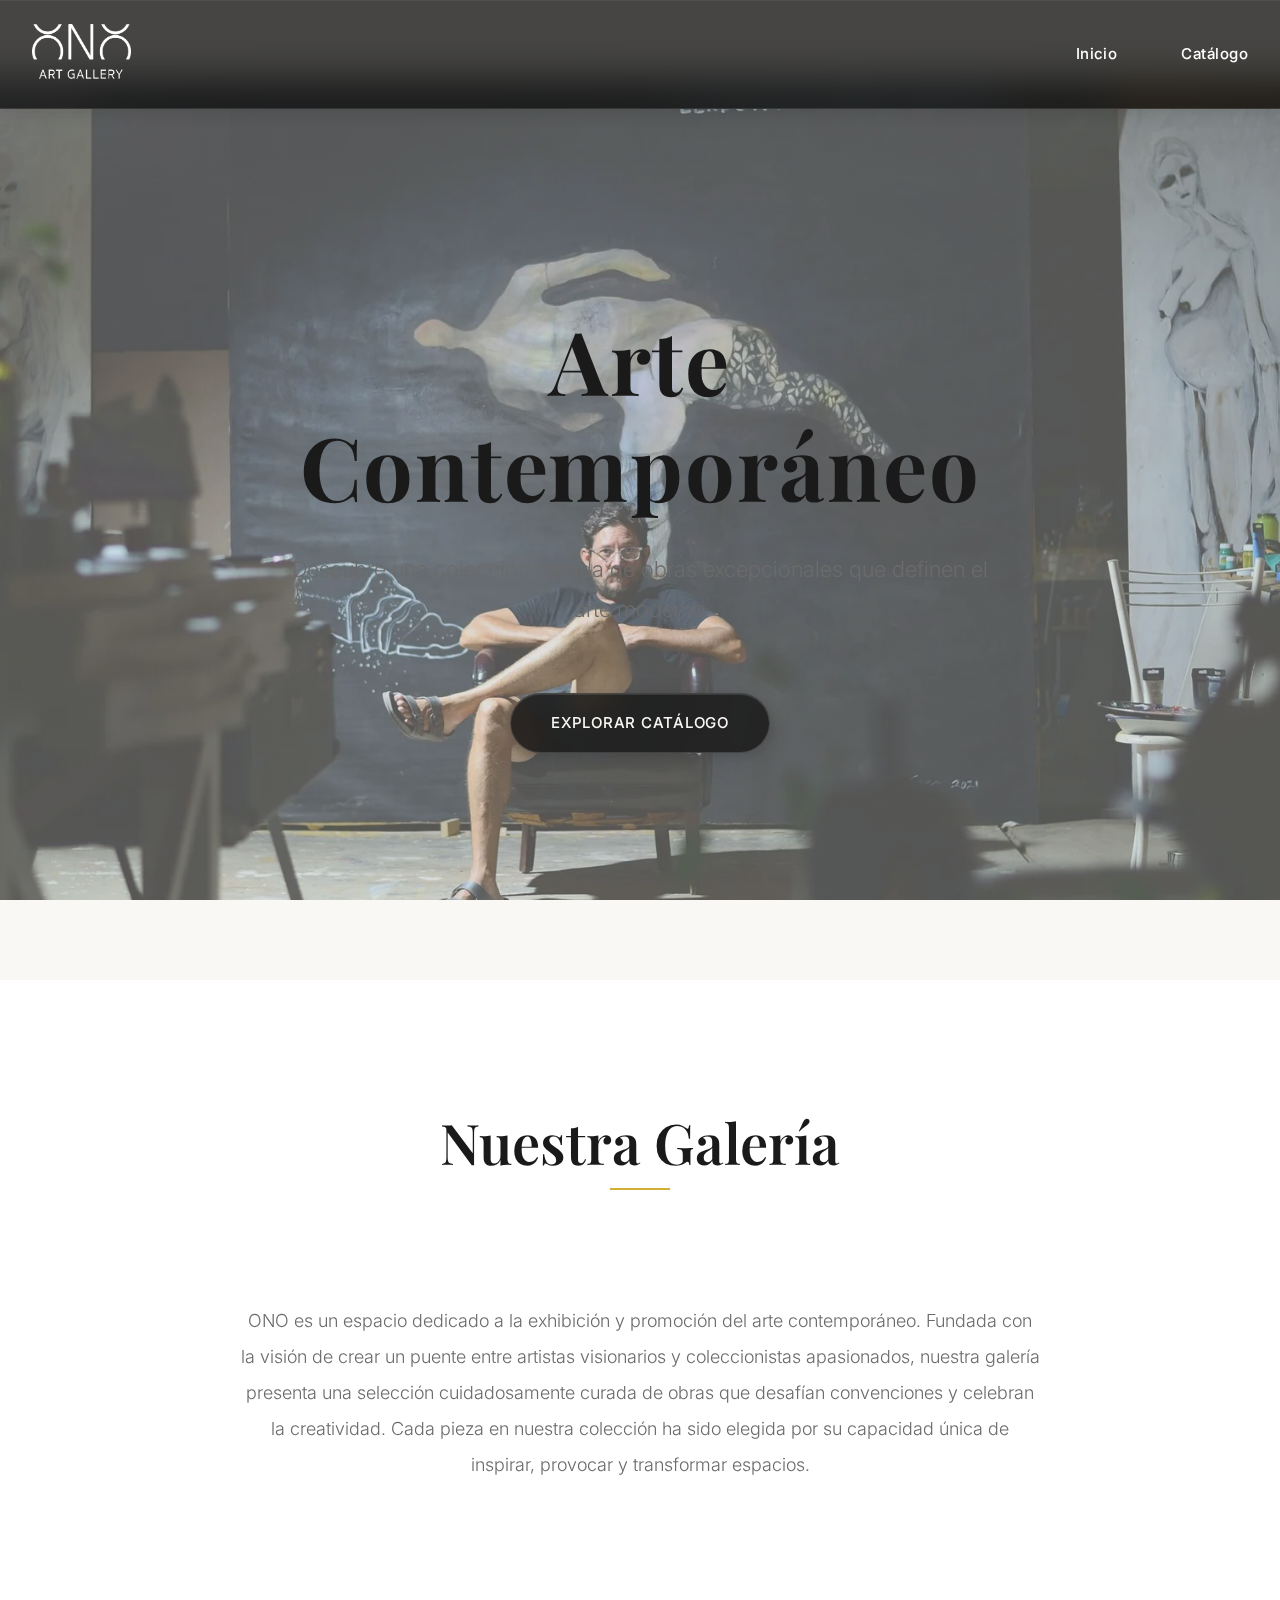
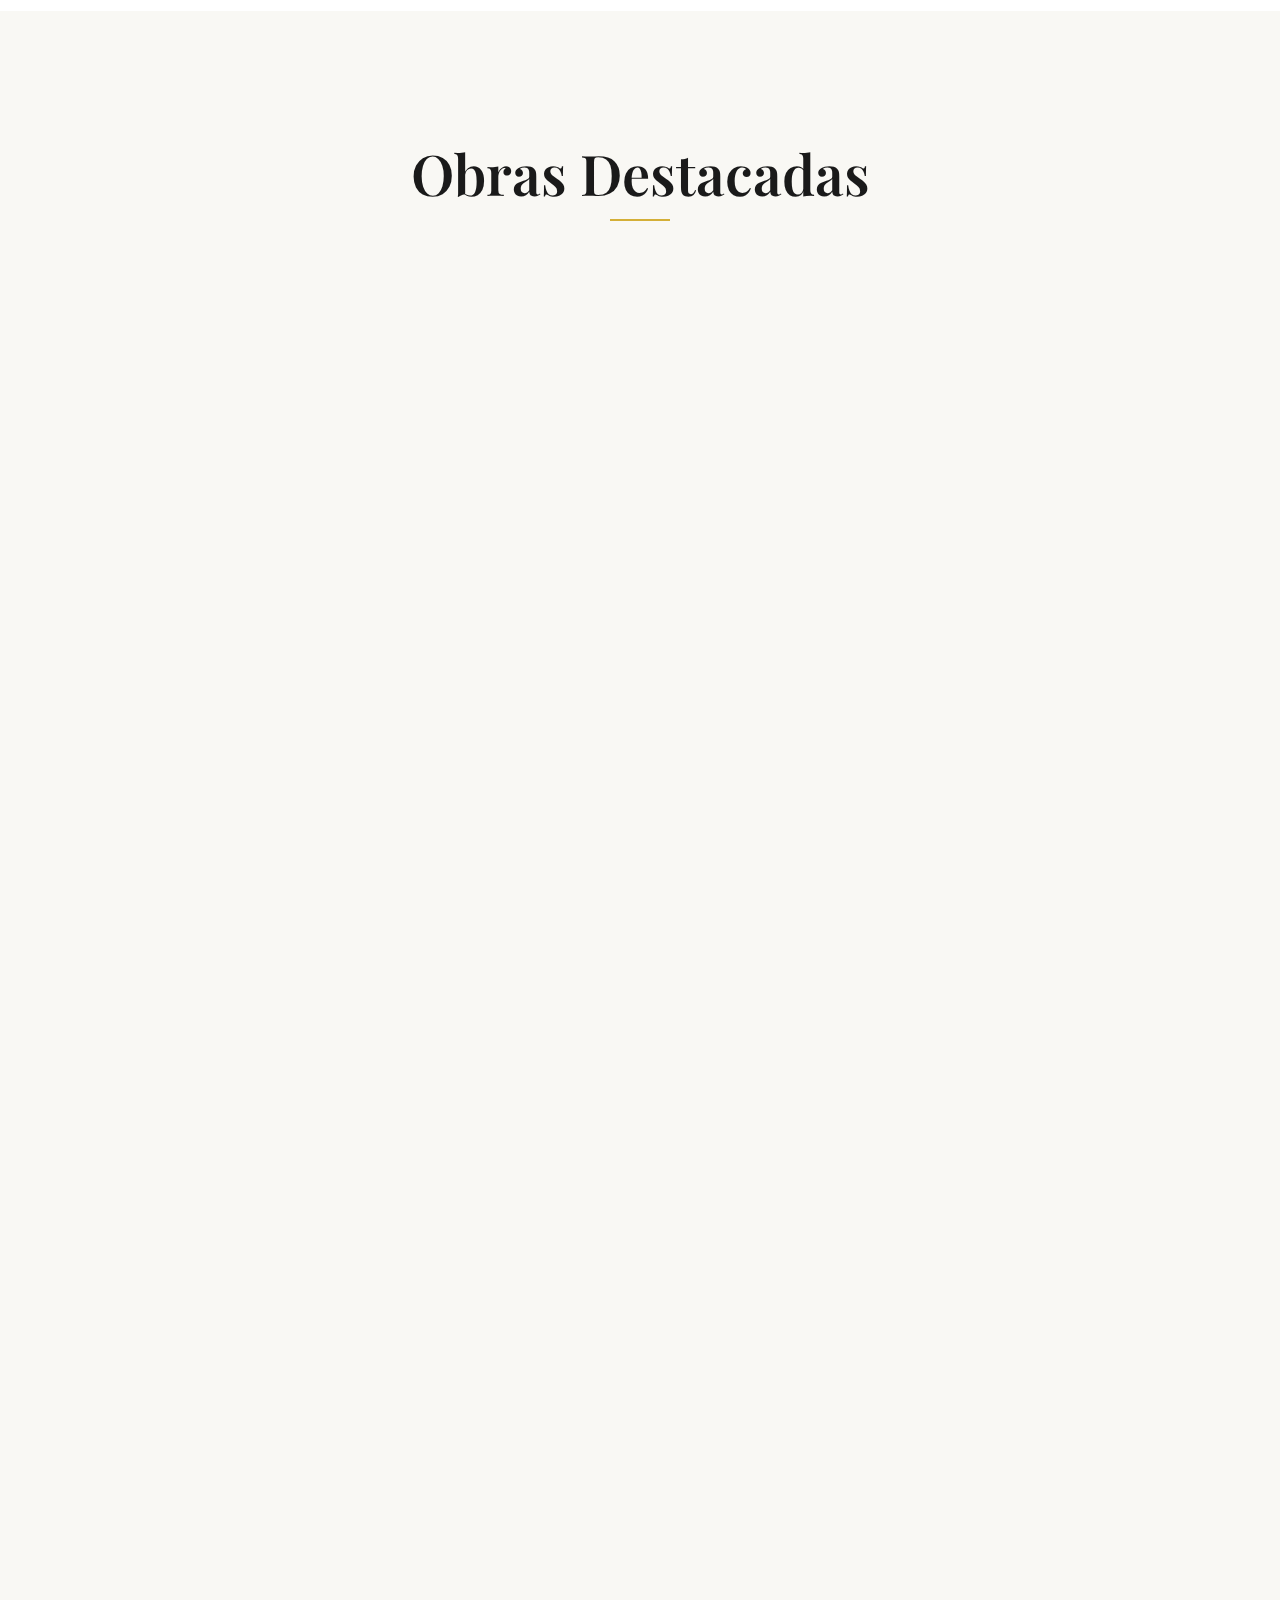
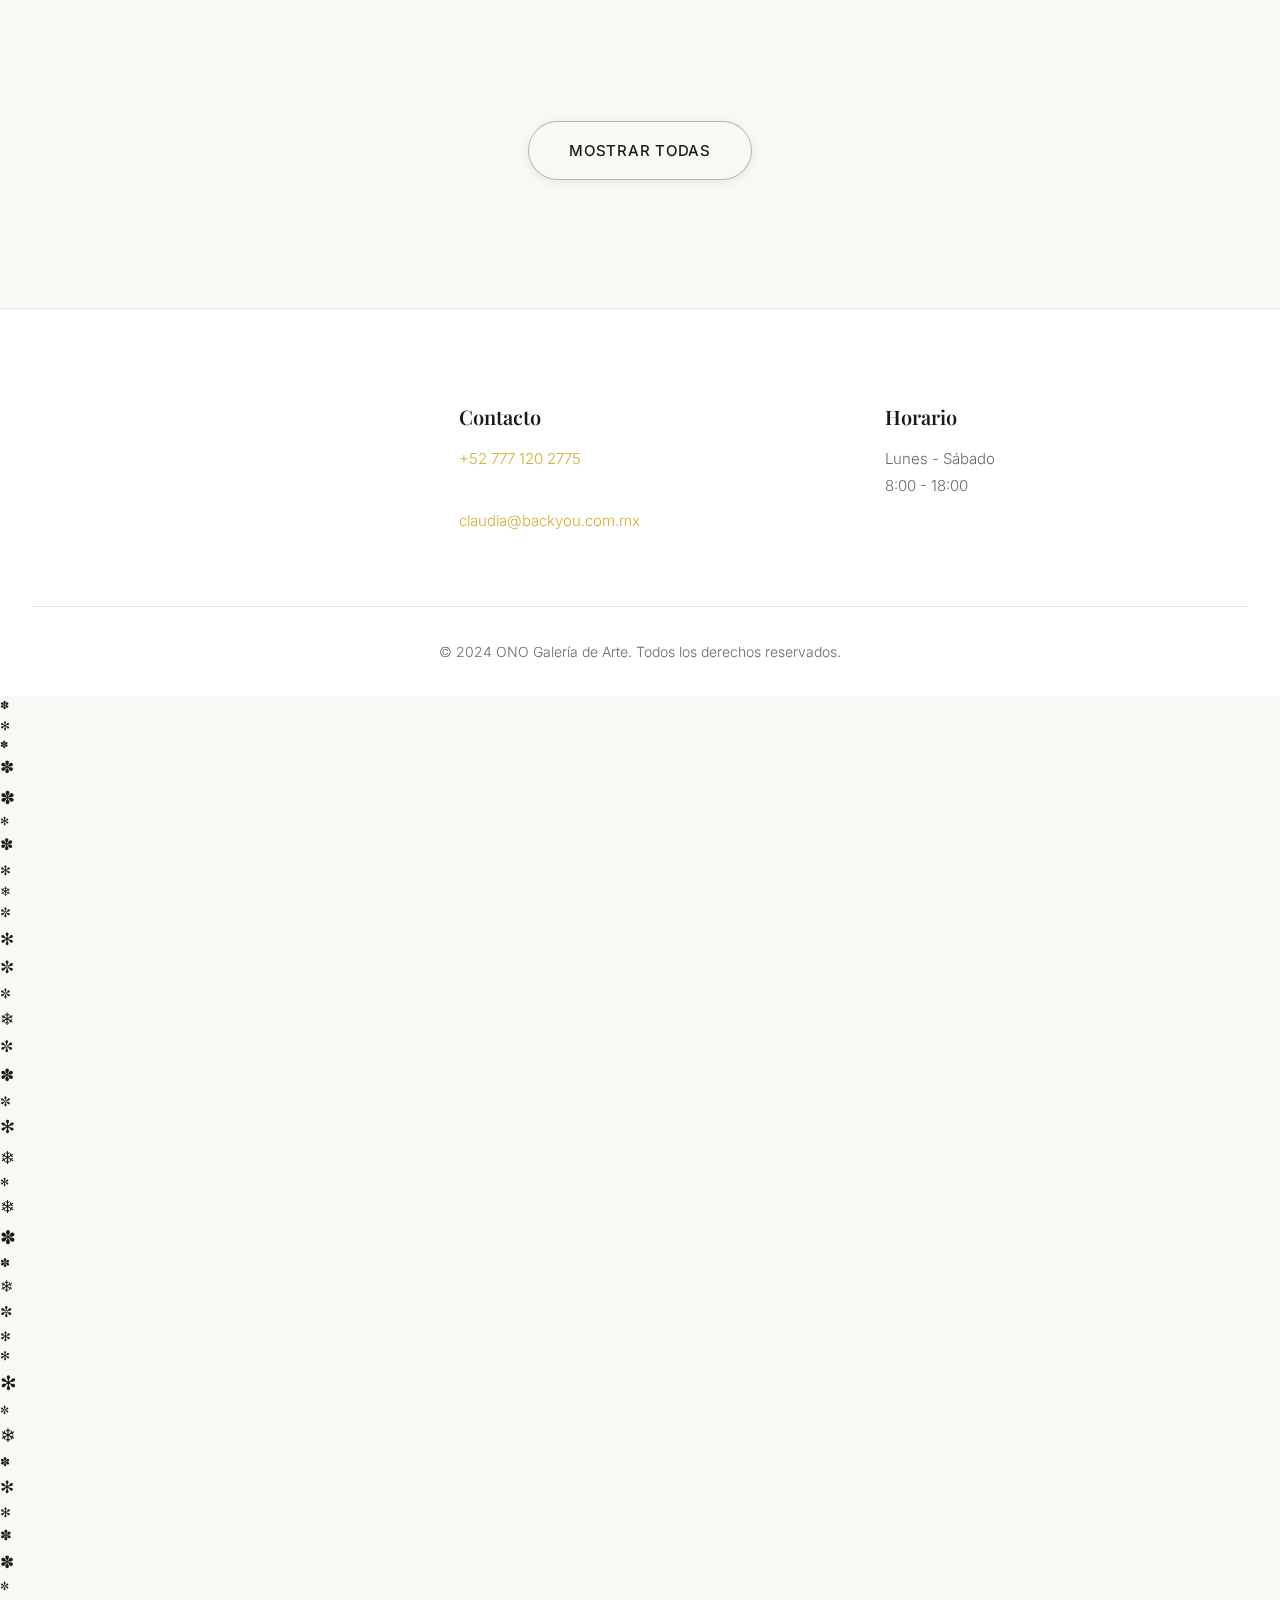
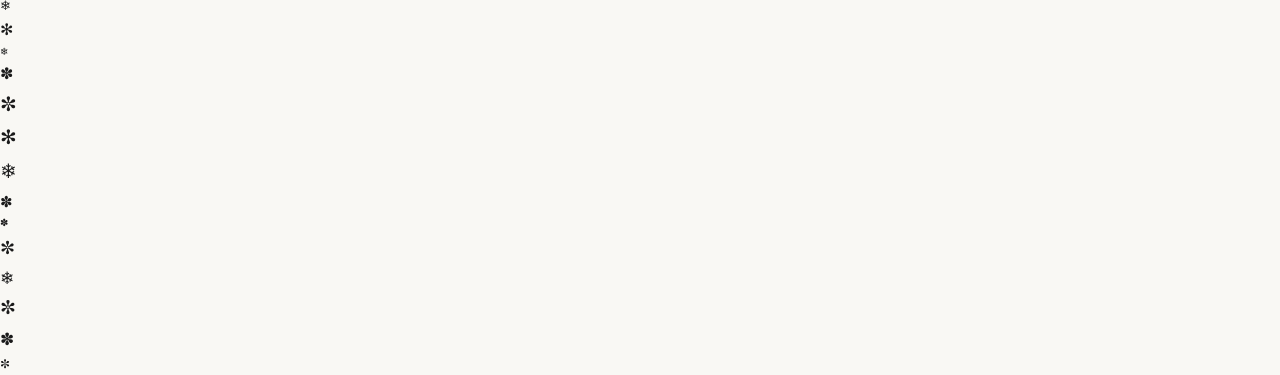
<file: index.html>
<!DOCTYPE html>
<html lang="es">

<head>
    <meta charset="UTF-8">
    <meta name="viewport" content="width=device-width, initial-scale=1.0">
    <title>ONO - Galería de Arte Contemporáneo</title>
    <meta name="description"
        content="ONO es una galería de arte contemporáneo dedicada a presentar obras excepcionales de artistas emergentes y establecidos.">
    <link rel="preconnect" href="https://fonts.googleapis.com">
    <link rel="preconnect" href="https://fonts.gstatic.com" crossorigin>
    <link
        href="https://fonts.googleapis.com/css2?family=Playfair+Display:wght@400;600;700&family=Inter:wght@300;400;500;600&display=swap"
        rel="stylesheet">
    <link rel="stylesheet" href="styles.css">
</head>

<body>
    <!-- Navigation Bar -->
    <nav class="navbar" id="navbar">
        <div class="nav-container">
            <a href="#inicio" class="logo"><img src="logo1b.PNG" alt="ONO Gallery" class="logo-img"></a>
            <ul class="nav-links">
                <li><a href="#inicio" class="nav-link">Inicio</a></li>
                <li><a href="catalog.html" class="nav-link">Catálogo</a></li>
            </ul>
        </div>
    </nav>

    <!-- Hero Section -->
    <section class="hero" id="inicio">
        <div class="hero-overlay"></div>
        <div class="hero-content">
            <h1 class="hero-title">Arte Contemporáneo</h1>
            <p class="hero-subtitle">Descubre una colección curada de obras excepcionales que definen el arte moderno
            </p>
            <a href="#catalogo" class="btn-primary">Explorar Catálogo</a>
        </div>
    </section>

    <!-- About Section -->
    <section class="about">
        <div class="about-container">
            <h2 class="section-title">Nuestra Galería</h2>
            <p class="about-text">
                ONO es un espacio dedicado a la exhibición y promoción del arte contemporáneo.
                Fundada con la visión de crear un puente entre artistas visionarios y coleccionistas
                apasionados, nuestra galería presenta una selección cuidadosamente curada de obras
                que desafían convenciones y celebran la creatividad. Cada pieza en nuestra colección
                ha sido elegida por su capacidad única de inspirar, provocar y transformar espacios.
            </p>
        </div>
    </section>

    <!-- Featured Works Section -->
    <section class="featured" id="catalogo">
        <div class="featured-container">
            <h2 class="section-title">Obras Destacadas</h2>
            <div class="works-grid">
                <!-- Art Card 1 -->
                <div class="art-card">
                    <div class="art-image-wrapper">
                        <img src="images/artworks/obra1.jpg" alt="Presencia Latente" class="art-image">
                    </div>
                    <div class="art-info">
                        <h3 class="art-title">Presencia Latente</h3>
                        <p class="art-meta">Alfredo Cano Briceño · 2024</p>

                    </div>
                </div>

                <!-- Art Card 2 -->
                <div class="art-card">
                    <div class="art-image-wrapper">
                        <img src="images/artworks/obra2.jpg" alt="Azure Dreams" class="art-image">
                    </div>
                    <div class="art-info">
                        <h3 class="art-title">Azure Dreams</h3>
                        <p class="art-meta">Alfredo Cano Briceño · 2023</p>

                    </div>
                </div>

                <!-- Art Card 3 -->
                <div class="art-card">
                    <div class="art-image-wrapper">
                        <img src="images/artworks/pintura3.jpg" alt="Whispered Textures" class="art-image">
                    </div>
                    <div class="art-info">
                        <h3 class="art-title">Whispered Textures</h3>
                        <p class="art-meta">Alfredo Cano Briceño · 2024</p>

                    </div>
                </div>

                <!-- Art Card 4 -->
                <div class="art-card">
                    <div class="art-image-wrapper">
                        <img src="images/artworks/pintura4.jpg" alt="Urban Reflections" class="art-image">
                    </div>
                    <div class="art-info">
                        <h3 class="art-title">Urban Reflections</h3>
                        <p class="art-meta">Alfredo Cano Briceño· 2024</p>

                    </div>
                </div>

                <!-- Art Card 5 -->
                <div class="art-card">
                    <div class="art-image-wrapper">
                        <img src="images/artworks/pintura5.jpg" alt="Ethereal Flow" class="art-image">
                    </div>
                    <div class="art-info">
                        <h3 class="art-title">Ethereal Flow</h3>
                        <p class="art-meta">Alfredo Cano Briceño · 2023</p>

                    </div>
                </div>

                <!-- Art Card 6 -->
                <div class="art-card">
                    <div class="art-image-wrapper">
                        <img src="images/artworks/pintura6.jpg" alt="Silent Dialogue" class="art-image">
                    </div>
                    <div class="art-info">
                        <h3 class="art-title">Silent Dialogue</h3>
                        <p class="art-meta">Alfredo Cano Briceño· 2024</p>

                    </div>
                </div>
            </div>
            <div class="catalog-button-wrapper">
                <a href="catalog.html" class="btn-secondary">Mostrar todas</a>
            </div>
        </div>
    </section>

    <!-- Footer -->
    <footer class="footer">
        <div class="footer-container">
            <div class="footer-column">
                <h3 class="footer-title"><img src="logo1b.PNG" alt="ONO Gallery" class="logo-img"></h3>
                <p class="footer-text">

                </p>
            </div>
            <div class="footer-column">
                <h4 class="footer-heading">Contacto</h4>
                <p class="footer-text">
                    <a href="tel:+52 777 120 2775" class="footer-link">+52 777 120 2775</a><br>
                    <a href="mailto:claudia@backyou.com.mx" class="footer-link">claudia@backyou.com.mx</a>
                </p>
            </div>
            <div class="footer-column">
                <h4 class="footer-heading">Horario</h4>
                <p class="footer-text">
                    Lunes - Sábado<br>
                    8:00 - 18:00<br>
                </p>
            </div>
        </div>
        <div class="footer-bottom">
            <p>&copy; 2024 ONO Galería de Arte. Todos los derechos reservados.</p>
        </div>
    </footer>

    <script src="script.js"></script>
</body>

</html>
</file>
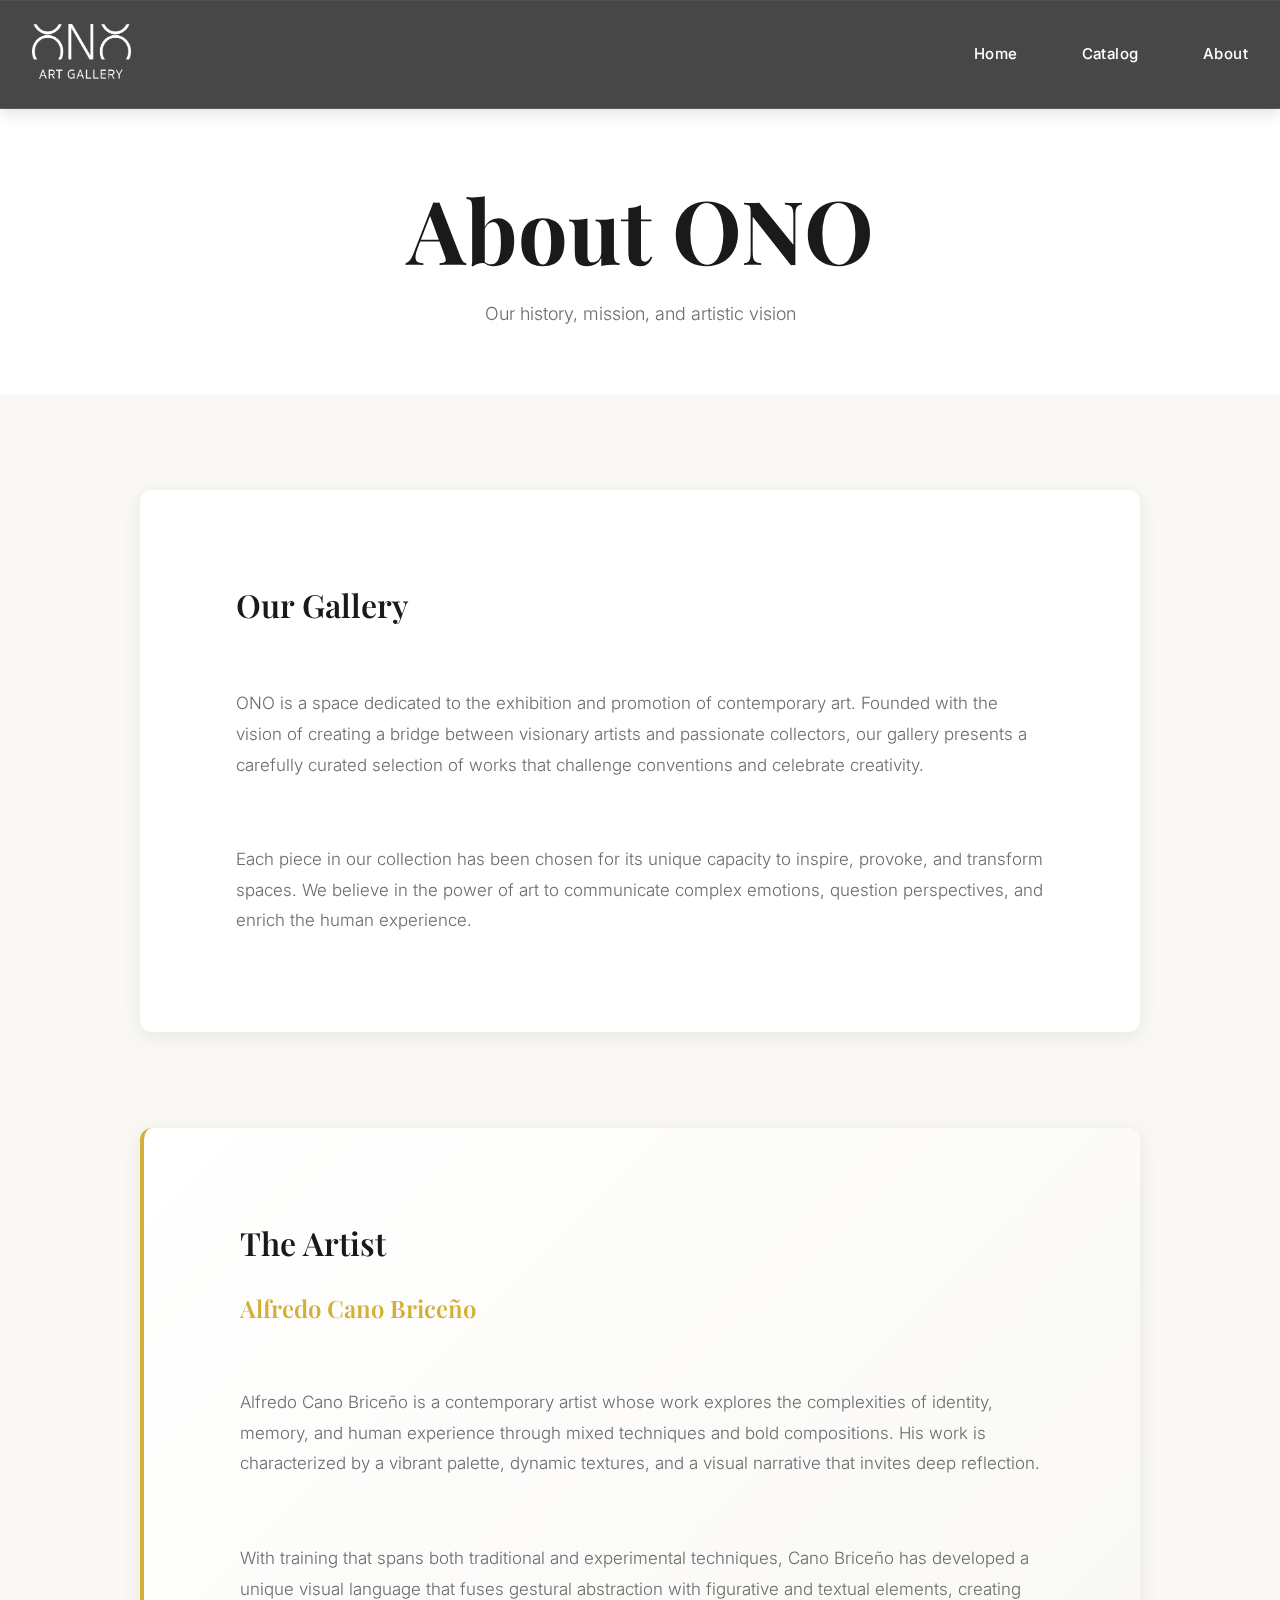
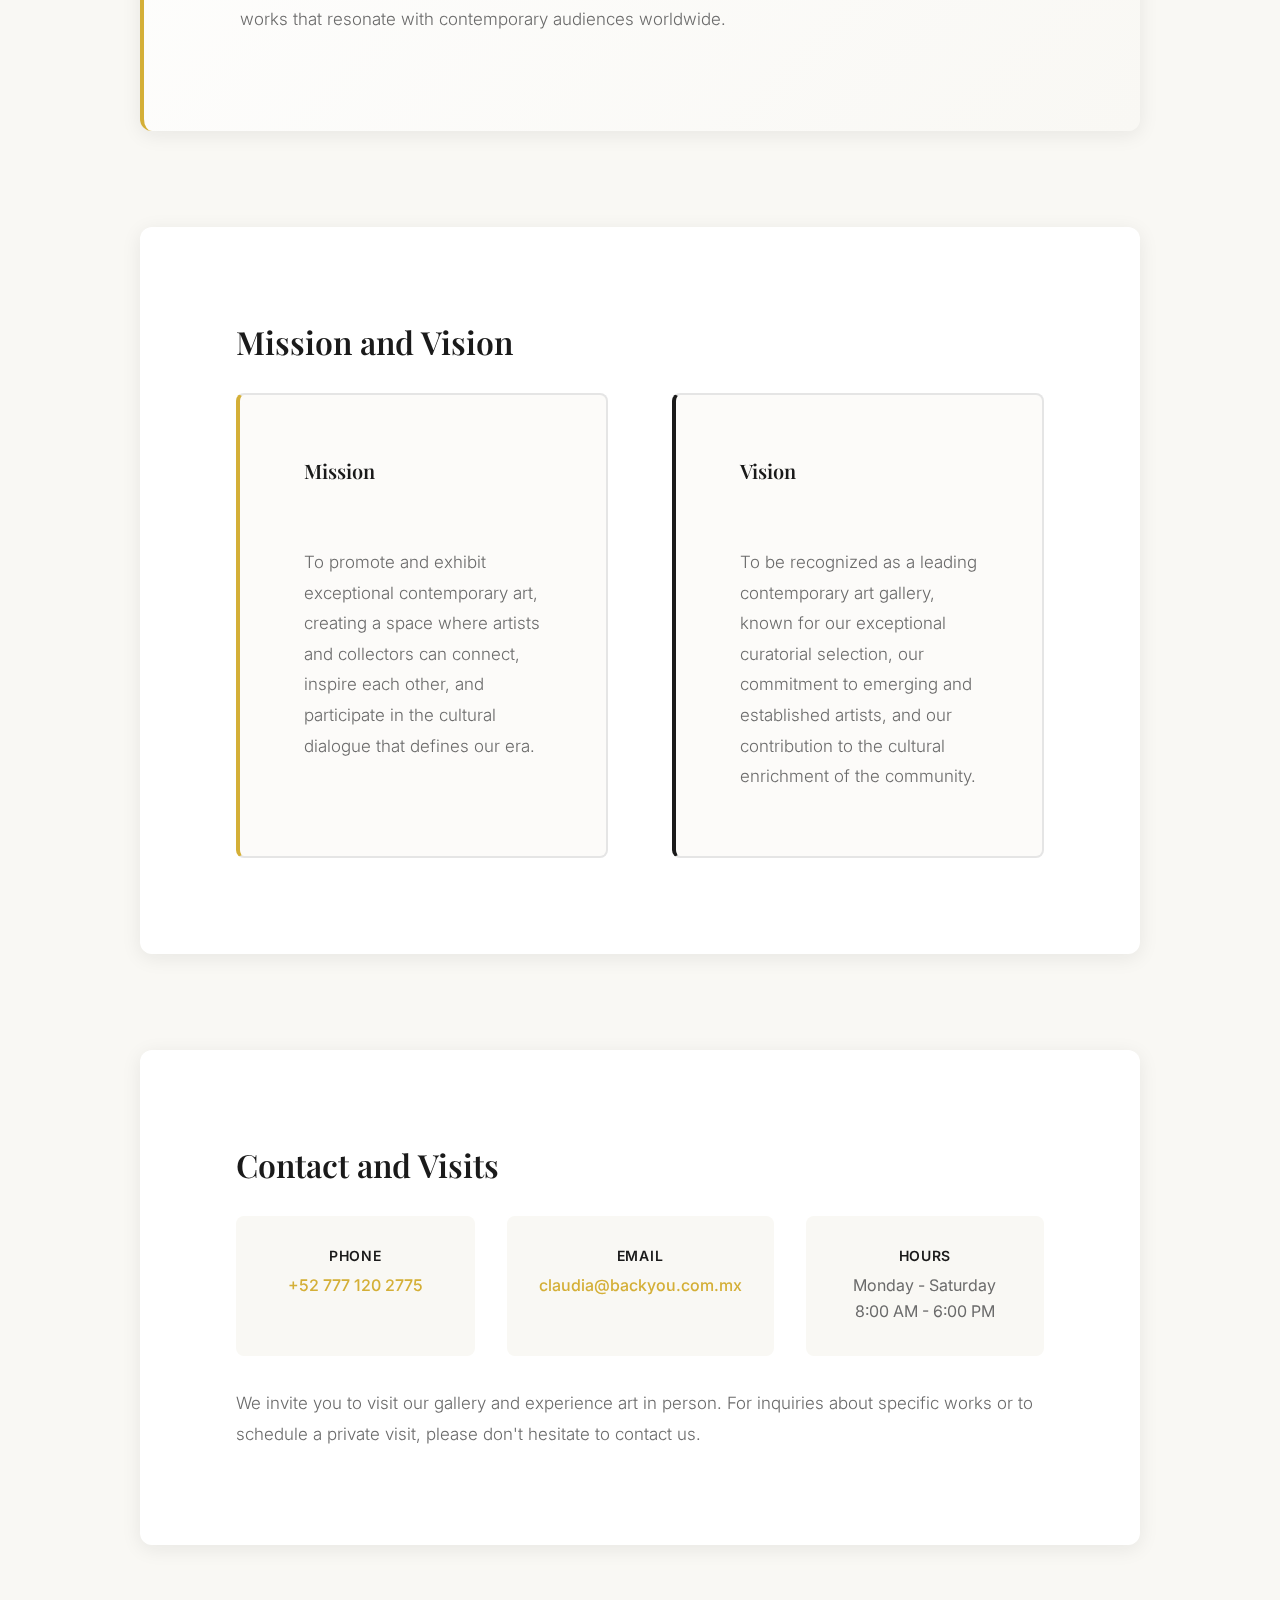
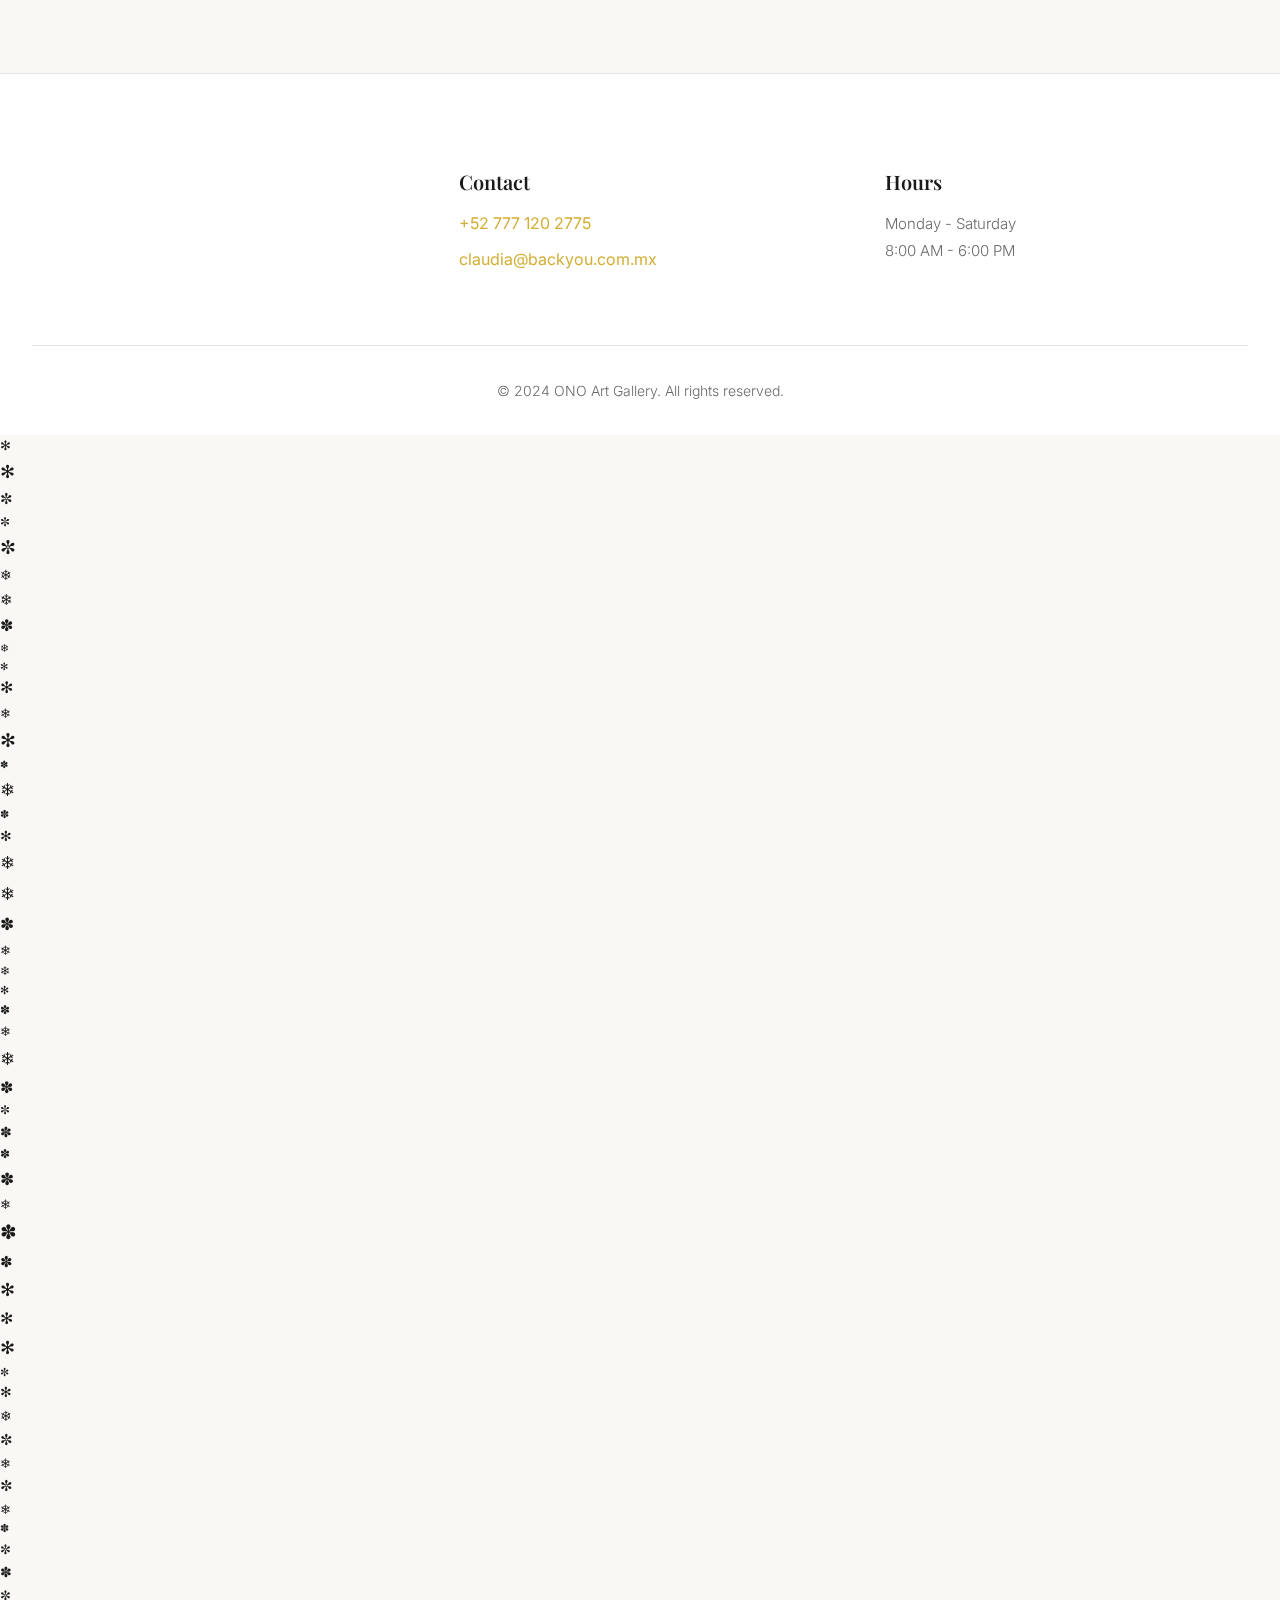
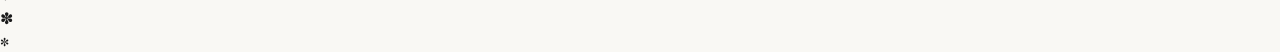
<file: about.html>
<!DOCTYPE html>
<html lang="en">

<head>
    <meta charset="UTF-8">
    <meta name="viewport" content="width=device-width, initial-scale=1.0">

    <!-- Primary Meta Tags -->
    <title>About - ONO Art Gallery</title>
    <meta name="title" content="About - ONO Art Gallery">
    <meta name="description"
        content="Learn more about ONO Art Gallery, our mission, vision, and artist Alfredo Cano Briceño. Discover our history and commitment to contemporary art.">
    <meta name="keywords"
        content="about, art gallery, Alfredo Cano Briceño, gallery mission, artistic vision, contemporary art Mexico">
    <meta name="author" content="ONO Art Gallery">
    <meta name="language" content="English">

    <!-- Open Graph / Facebook -->
    <meta property="og:type" content="website">
    <meta property="og:url" content="https://www.onogallery.com/about.html">
    <meta property="og:title" content="About - ONO Art Gallery">
    <meta property="og:description"
        content="Learn more about ONO Art Gallery, our mission, vision, and artist Alfredo Cano Briceño.">
    <meta property="og:image" content="https://www.onogallery.com/logo1b.PNG">
    <meta property="og:image:alt" content="ONO Art Gallery - About Us">
    <meta property="og:locale" content="en_US">
    <meta property="og:site_name" content="ONO Art Gallery">

    <!-- Twitter -->
    <meta property="twitter:card" content="summary_large_image">
    <meta property="twitter:url" content="https://www.onogallery.com/about.html">
    <meta property="twitter:title" content="About - ONO Art Gallery">
    <meta property="twitter:description"
        content="Learn about our history, mission, and commitment to contemporary art.">
    <meta property="twitter:image" content="https://www.onogallery.com/logo1b.PNG">

    <!-- Canonical URL -->
    <link rel="canonical" href="https://www.onogallery.com/about.html">

    <!-- Fonts -->
    <link rel="preconnect" href="https://fonts.googleapis.com">
    <link rel="preconnect" href="https://fonts.gstatic.com" crossorigin>
    <link
        href="https://fonts.googleapis.com/css2?family=Playfair+Display:wght@400;600;700&family=Inter:wght@300;400;500;600&display=swap"
        rel="stylesheet">

    <!-- Stylesheets -->
    <link rel="stylesheet" href="styles.css">
    <link rel="stylesheet" href="catalog.css">
</head>

<body>
    <!-- Navigation Bar -->
    <nav class="navbar" id="navbar">
        <div class="nav-container">
            <a href="index.html" class="logo"><img src="logo1b.PNG" alt="ONO Gallery" class="logo-img"></a>
            <ul class="nav-links">
                <li><a href="index.html" class="nav-link">Home</a></li>
                <li><a href="catalog.html" class="nav-link">Catalog</a></li>
                <li><a href="about.html" class="nav-link active">About</a></li>
            </ul>
        </div>
    </nav>

    <!-- About Header -->
    <section class="catalog-header">
        <div class="catalog-header-content">
            <h1 class="page-title">About ONO</h1>
            <p class="page-subtitle">Our history, mission, and artistic vision</p>
        </div>
    </section>

    <!-- About Content -->
    <section class="about-page-section">
        <div class="about-page-container">
            <!-- Gallery Mission -->
            <div class="about-content-block">
                <h2 class="about-section-title">Our Gallery</h2>
                <p class="about-text">
                    ONO is a space dedicated to the exhibition and promotion of contemporary art.
                    Founded with the vision of creating a bridge between visionary artists and passionate
                    collectors, our gallery presents a carefully curated selection of works
                    that challenge conventions and celebrate creativity.
                </p>
                <p class="about-text">
                    Each piece in our collection has been chosen for its unique capacity to inspire,
                    provoke, and transform spaces. We believe in the power of art to communicate complex
                    emotions, question perspectives, and enrich the human experience.
                </p>
            </div>

            <!-- Artist Section -->
            <div class="about-content-block highlight">
                <h2 class="about-section-title">The Artist</h2>
                <h3 class="artist-name">Alfredo Cano Briceño</h3>
                <p class="about-text">
                    Alfredo Cano Briceño is a contemporary artist whose work explores the complexities
                    of identity, memory, and human experience through mixed techniques and
                    bold compositions. His work is characterized by a vibrant palette, dynamic
                    textures, and a visual narrative that invites deep reflection.
                </p>
                <p class="about-text">
                    With training that spans both traditional and experimental techniques,
                    Cano Briceño has developed a unique visual language that fuses gestural
                    abstraction with figurative and textual elements, creating works that resonate with
                    contemporary audiences worldwide.
                </p>
            </div>

            <!-- Mission & Vision -->
            <div class="about-content-block">
                <h2 class="about-section-title">Mission and Vision</h2>
                <div class="mission-vision-grid">
                    <div class="mission-box">
                        <h3 class="box-title">Mission</h3>
                        <p class="about-text">
                            To promote and exhibit exceptional contemporary art, creating a space where
                            artists and collectors can connect, inspire each other, and participate in the
                            cultural dialogue that defines our era.
                        </p>
                    </div>
                    <div class="vision-box">
                        <h3 class="box-title">Vision</h3>
                        <p class="about-text">
                            To be recognized as a leading contemporary art gallery, known for
                            our exceptional curatorial selection, our commitment to emerging
                            and established artists, and our contribution to the cultural enrichment
                            of the community.
                        </p>
                    </div>
                </div>
            </div>

            <!-- Contact Information -->
            <div class="about-content-block">
                <h2 class="about-section-title">Contact and Visits</h2>
                <div class="contact-info-grid">
                    <div class="contact-item">
                        <h4 class="contact-label">Phone</h4>
                        <p class="contact-value">
                            <a href="tel:+527771202775" class="contact-link">+52 777 120 2775</a>
                        </p>
                    </div>
                    <div class="contact-item">
                        <h4 class="contact-label">Email</h4>
                        <p class="contact-value">
                            <a href="mailto:claudia@backyou.com.mx" class="contact-link">claudia@backyou.com.mx</a>
                        </p>
                    </div>
                    <div class="contact-item">
                        <h4 class="contact-label">Hours</h4>
                        <p class="contact-value">
                            Monday - Saturday<br>
                            8:00 AM - 6:00 PM
                        </p>
                    </div>
                </div>
                <p class="about-text" style="margin-top: 2rem;">
                    We invite you to visit our gallery and experience art in person.
                    For inquiries about specific works or to schedule a private visit,
                    please don't hesitate to contact us.
                </p>
            </div>
        </div>
    </section>

    <!-- Footer -->
    <footer class="footer">
        <div class="footer-container">
            <div class="footer-column">
                <h3 class="footer-title"><img src="logo1b.PNG" alt="ONO Gallery" class="logo-img"></h3>
                <p class="footer-text">

                </p>
            </div>
            <div class="footer-column">
                <h4 class="footer-heading">Contact</h4>
                <a href="tel:+527771202775" class="footer-link">+52 777 120 2775</a>
                <a href="mailto:claudia@backyou.com.mx" class="footer-link">claudia@backyou.com.mx</a>
            </div>
            <div class="footer-column">
                <h4 class="footer-heading">Hours</h4>
                <p class="footer-text">
                    Monday - Saturday<br>
                    8:00 AM - 6:00 PM<br>

                </p>
            </div>
        </div>
        <div class="footer-bottom">
            <p>&copy; 2024 ONO Art Gallery. All rights reserved.</p>
        </div>
    </footer>

    <script src="script.js"></script>
</body>

</html>
</file>
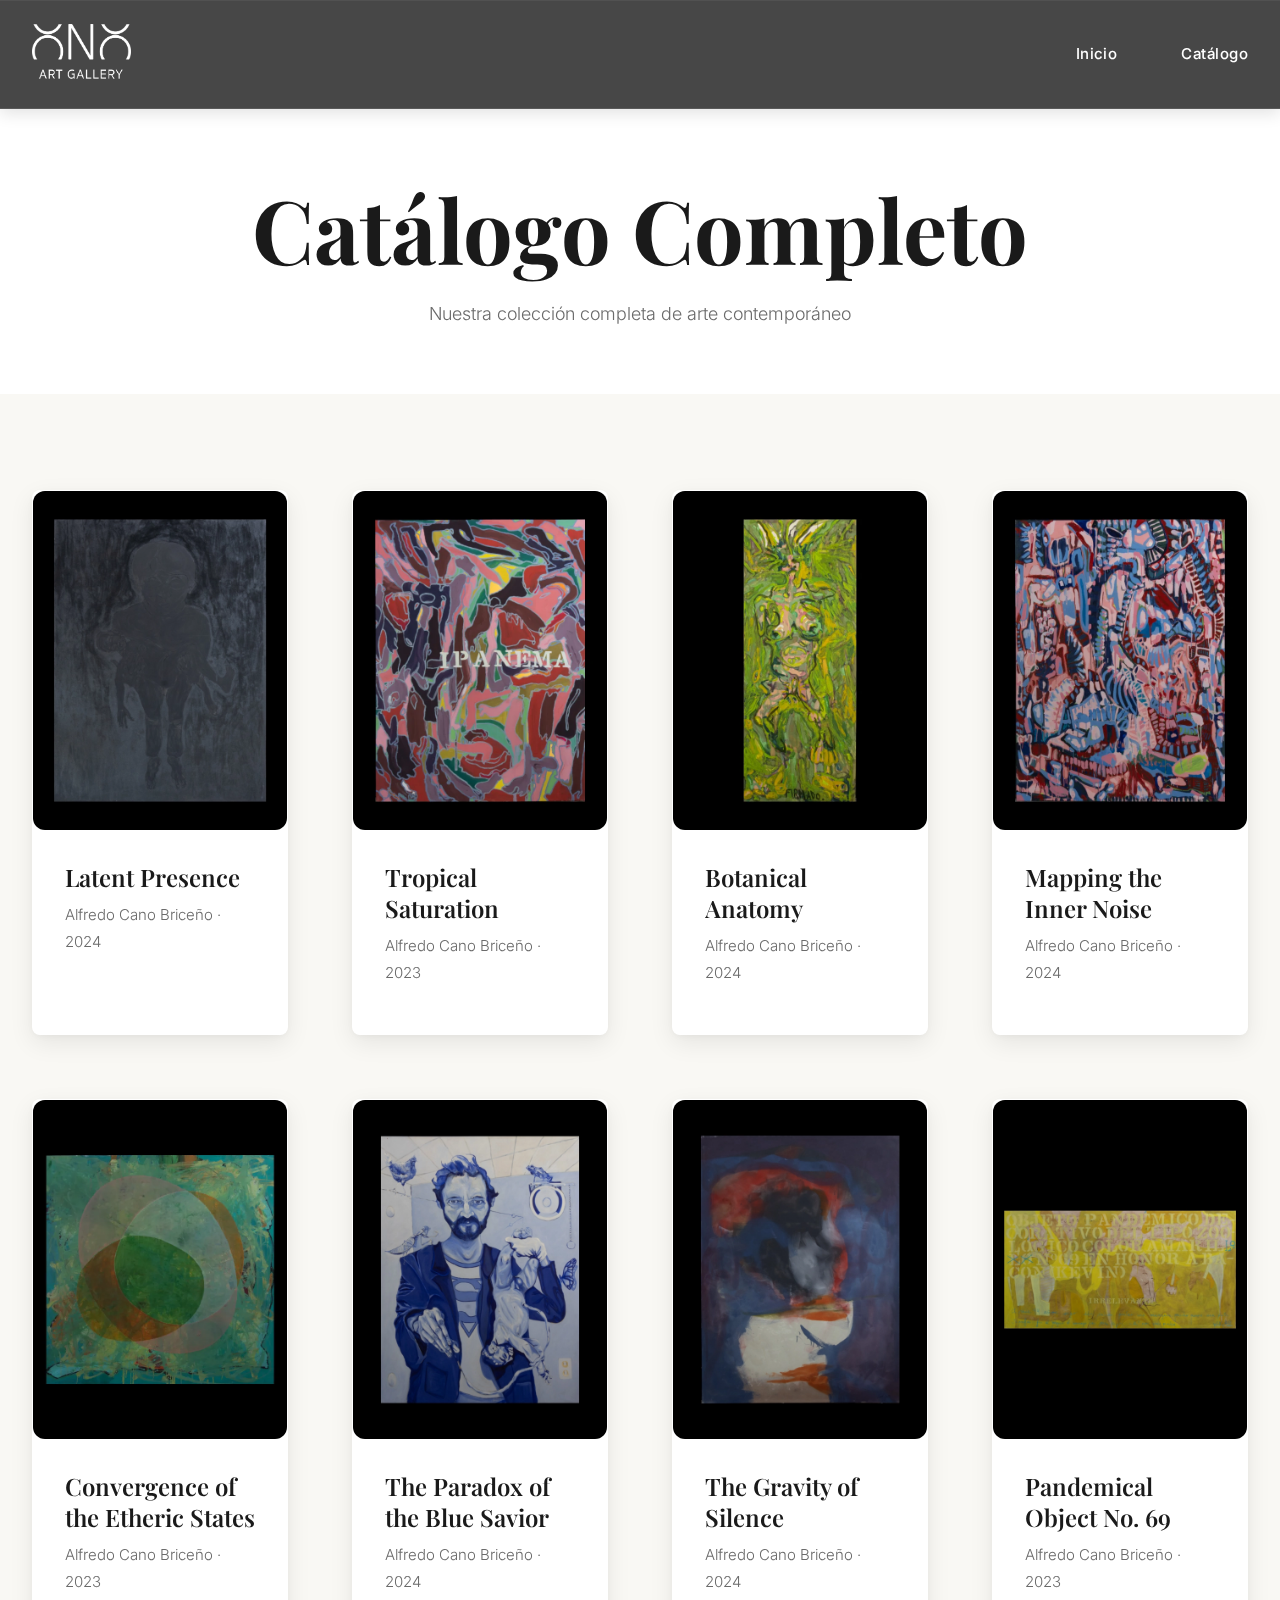
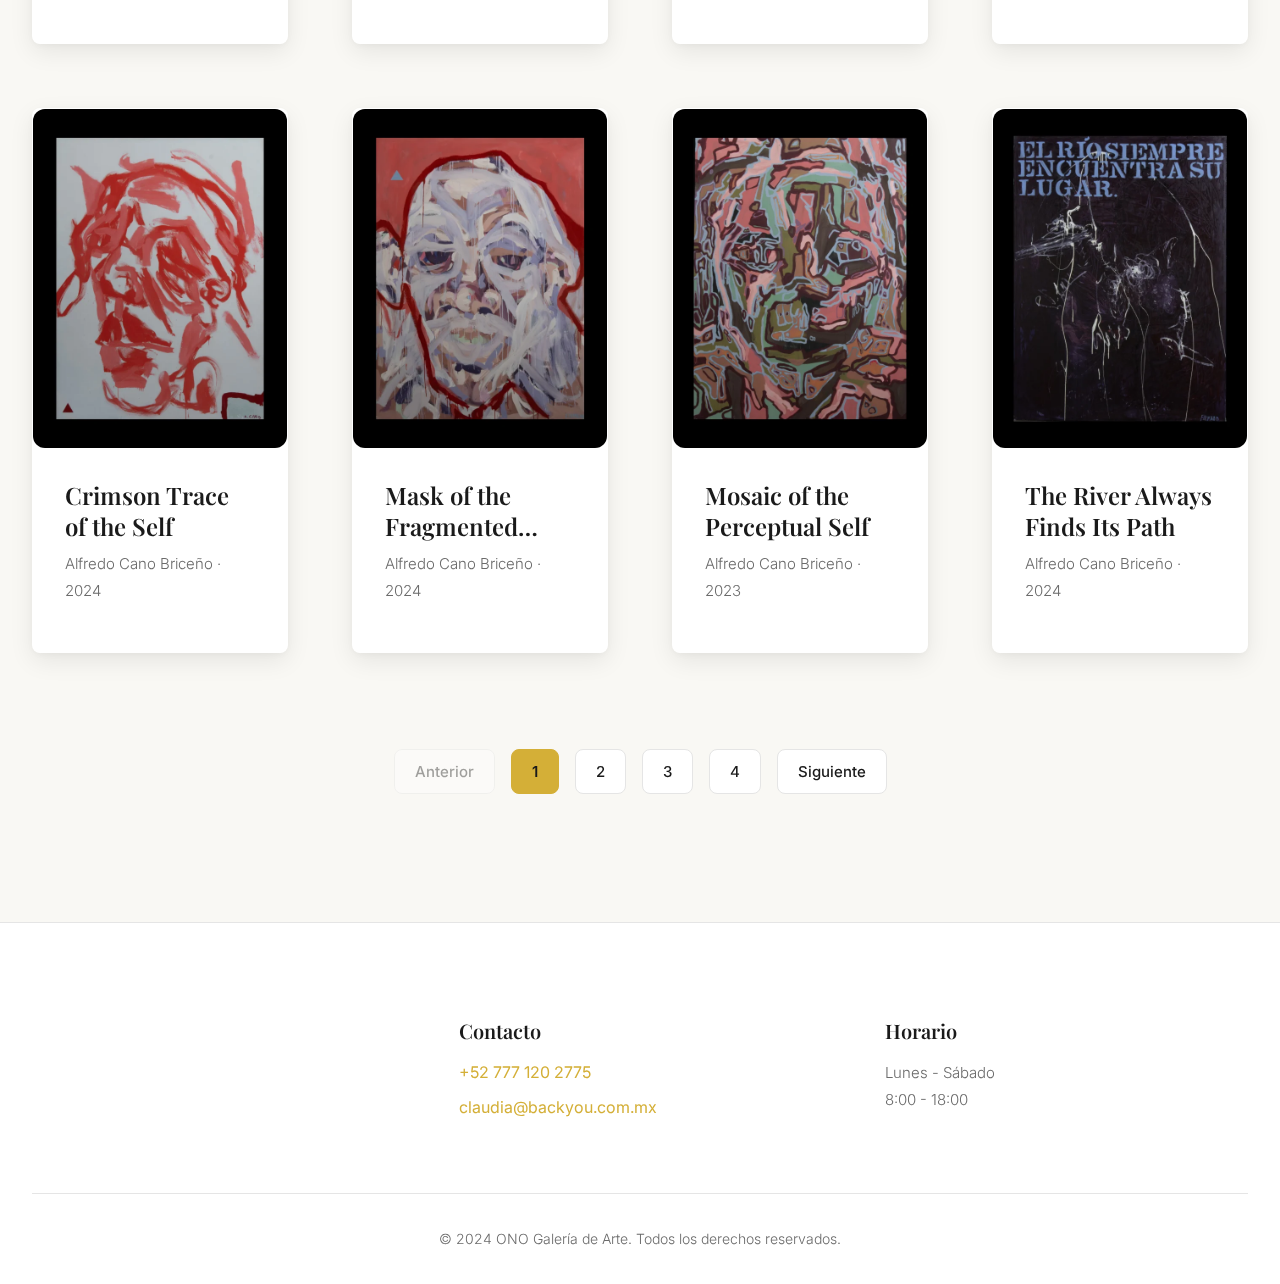
<file: catalog.html>
<!DOCTYPE html>
<html lang="es">

<head>
    <meta charset="UTF-8">
    <meta name="viewport" content="width=device-width, initial-scale=1.0">
    <title>Catálogo - ONO Galería de Arte</title>
    <meta name="description"
        content="Explora nuestra colección completa de arte contemporáneo. ONO presenta obras excepcionales de artistas emergentes y establecidos.">
    <link rel="preconnect" href="https://fonts.googleapis.com">
    <link rel="preconnect" href="https://fonts.gstatic.com" crossorigin>
    <link
        href="https://fonts.googleapis.com/css2?family=Playfair+Display:wght@400;600;700&family=Inter:wght@300;400;500;600&display=swap"
        rel="stylesheet">
    <link rel="stylesheet" href="styles.css">
    <link rel="stylesheet" href="catalog.css">
</head>

<body>
    <!-- Navigation Bar -->
    <nav class="navbar" id="navbar">
        <div class="nav-container">
            <a href="index.html" class="logo"><img src="logo1b.PNG" alt="ONO Gallery" class="logo-img"></a>
            <ul class="nav-links">
                <li><a href="index.html" class="nav-link">Inicio</a></li>
                <li><a href="catalog.html" class="nav-link">Catálogo</a></li>
            </ul>
        </div>
    </nav>

    <!-- Catalog Header -->
    <section class="catalog-header">
        <div class="catalog-header-content">
            <h1 class="page-title">Catálogo Completo</h1>
            <p class="page-subtitle">Nuestra colección completa de arte contemporáneo</p>
        </div>
    </section>

    <!-- Catalog Grid Section -->
    <section class="catalog-section">
        <div class="catalog-container">
            <div id="catalog-grid" class="catalog-grid"></div>

            <!-- Pagination -->
            <div id="pagination" class="pagination"></div>
        </div>
    </section>

    <!-- Footer -->
    <footer class="footer">
        <div class="footer-container">
            <div class="footer-column">
                <h3 class="footer-title"><img src="logo1b.PNG" alt="ONO Gallery" class="logo-img"></h3>
                <p class="footer-text">

                </p>
            </div>
            <div class="footer-column">
                <h4 class="footer-heading">Contacto</h4>
                <a href="tel:+527771202775" class="footer-link">+52 777 120 2775</a>
                <a href="mailto:claudia@backyou.com.mx" class="footer-link">claudia@backyou.com.mx</a>
            </div>
            <div class="footer-column">
                <h4 class="footer-heading">Horario</h4>
                <p class="footer-text">
                    Lunes - Sábado<br>
                    8:00 - 18:00<br>

                </p>
            </div>
        </div>
        <div class="footer-bottom">
            <p>&copy; 2024 ONO Galería de Arte. Todos los derechos reservados.</p>
        </div>
    </footer>

    <script src="artwork-data.js"></script>
    <script src="catalog.js"></script>
</body>

</html>
</file>
<file: catalog.css>
/* ===================================
   CATALOG PAGE SPECIFIC STYLES
   =================================== */

.catalog-header {
    padding: calc(80px + var(--spacing-xl)) var(--spacing-md) var(--spacing-lg);
    background-color: var(--color-white);
    text-align: center;
}

.catalog-header-content {
    max-width: 800px;
    margin: 0 auto;
}

.page-title {
    color: var(--color-charcoal);
    margin-bottom: var(--spacing-sm);
}

.page-subtitle {
    font-size: 1.125rem;
    color: var(--color-gray);
    font-weight: 300;
}

/* ===================================
   THEMES FILTER SECTION
   =================================== */

.themes-section {
    padding: var(--spacing-xl) var(--spacing-md);
    background-color: var(--color-white);
    border-bottom: 1px solid var(--color-light-gray);
}

.themes-container {
    max-width: 1400px;
    margin: 0 auto;
}

.themes-section .section-title {
    text-align: center;
    margin-bottom: var(--spacing-lg);
    color: var(--color-charcoal);
}

.themes-grid {
    display: grid;
    grid-template-columns: repeat(auto-fit, minmax(180px, 1fr));
    gap: var(--spacing-md);
}

@media (min-width: 768px) {
    .themes-grid {
        grid-template-columns: repeat(3, 1fr);
    }
}

@media (min-width: 1024px) {
    .themes-grid {
        grid-template-columns: repeat(6, 1fr);
    }
}

.theme-card {
    background-color: var(--color-cream);
    border: 2px solid var(--color-light-gray);
    border-radius: 12px;
    padding: var(--spacing-md);
    text-align: center;
    cursor: pointer;
    transition: var(--transition-smooth);
    font-family: var(--font-sans);
}

.theme-card:hover {
    transform: translateY(-4px);
    box-shadow: 0 8px 24px rgba(26, 26, 26, 0.12);
    border-color: var(--color-charcoal);
}

.theme-card.active {
    background-color: var(--color-charcoal);
    border-color: var(--color-charcoal);
}

.theme-card.active .theme-title {
    color: var(--color-cream);
}

.theme-card.active .theme-count {
    color: var(--color-gold);
}

.theme-content {
    display: flex;
    flex-direction: column;
    gap: 0.5rem;
}

.theme-title {
    font-size: 1rem;
    font-weight: 600;
    color: var(--color-charcoal);
    margin: 0;
}

.theme-count {
    font-size: 0.875rem;
    color: var(--color-gray);
    margin: 0;
    font-weight: 400;
}


.catalog-section {
    padding: var(--spacing-xl) var(--spacing-md) var(--spacing-2xl);
    background-color: var(--color-cream);
}

.catalog-container {
    max-width: 1400px;
    margin: 0 auto;
}

.catalog-grid {
    display: grid;
    grid-template-columns: repeat(auto-fill, minmax(300px, 1fr));
    gap: var(--spacing-lg);
    margin-bottom: var(--spacing-xl);
}

@media (min-width: 768px) {
    .catalog-grid {
        grid-template-columns: repeat(3, 1fr);
    }
}

@media (min-width: 1200px) {
    .catalog-grid {
        grid-template-columns: repeat(4, 1fr);
    }
}

/* ===================================
   PAGINATION
   =================================== */

.pagination {
    display: flex;
    justify-content: center;
    align-items: center;
    gap: var(--spacing-sm);
    margin-top: var(--spacing-xl);
    flex-wrap: wrap;
}

.pagination-btn {
    padding: 0.75rem 1.25rem;
    background-color: var(--color-white);
    color: var(--color-charcoal);
    border: 1px solid var(--color-light-gray);
    border-radius: 8px;
    font-family: var(--font-sans);
    font-size: 0.9375rem;
    font-weight: 500;
    cursor: pointer;
    transition: var(--transition-smooth);
    text-decoration: none;
    display: inline-block;
}

.pagination-btn:hover:not(:disabled) {
    background-color: var(--color-charcoal);
    color: var(--color-cream);
    border-color: var(--color-charcoal);
    transform: translateY(-2px);
    box-shadow: 0 4px 12px rgba(26, 26, 26, 0.15);
}

.pagination-btn:disabled {
    opacity: 0.4;
    cursor: not-allowed;
}

.pagination-btn.active {
    background-color: var(--color-gold);
    color: var(--color-charcoal);
    border-color: var(--color-gold);
    font-weight: 600;
}

.pagination-ellipsis {
    padding: 0.75rem 0.5rem;
    color: var(--color-gray);
    font-family: var(--font-sans);
    font-size: 0.9375rem;
}

/* ===================================
   PRODUCT DETAIL PAGE
   =================================== */

.product-header {
    padding: calc(80px + var(--spacing-lg)) var(--spacing-md) 0;
    background-color: var(--color-cream);
}

.product-container {
    max-width: 1400px;
    margin: 0 auto;
    padding: var(--spacing-xl) var(--spacing-md) var(--spacing-2xl);
    background-color: var(--color-cream);
}

.product-layout {
    display: grid;
    grid-template-columns: 1fr;
    gap: var(--spacing-xl);
}

@media (min-width: 900px) {
    .product-layout {
        grid-template-columns: 1.2fr 1fr;
    }
}

/* Image Gallery Column */
.product-gallery {
    display: flex;
    flex-direction: column;
    gap: var(--spacing-md);
}

.main-image-wrapper {
    width: 100%;
    aspect-ratio: 4 / 5;
    border-radius: 12px;
    overflow: hidden;
    background-color: var(--color-white);
    box-shadow: 0 4px 30px rgba(26, 26, 26, 0.1);
}

.main-image {
    width: 100%;
    height: 100%;
    object-fit: cover;
}

.thumbnail-gallery {
    display: grid;
    grid-template-columns: repeat(4, 1fr);
    gap: var(--spacing-sm);
}

.thumbnail-wrapper {
    aspect-ratio: 1;
    border-radius: 8px;
    overflow: hidden;
    cursor: pointer;
    border: 3px solid transparent;
    transition: var(--transition-smooth);
    background-color: var(--color-white);
}

.thumbnail-wrapper:hover {
    border-color: var(--color-gold);
    transform: scale(1.05);
}

.thumbnail-wrapper.active {
    border-color: var(--color-charcoal);
}

.thumbnail-image {
    width: 100%;
    height: 100%;
    object-fit: cover;
}

/* Product Info Column */
.product-info {
    display: flex;
    flex-direction: column;
    gap: var(--spacing-md);
}

.product-title {
    font-size: clamp(2rem, 5vw, 3rem);
    color: var(--color-charcoal);
    margin-bottom: var(--spacing-xs);
}

.product-artist {
    font-size: 1.25rem;
    color: var(--color-gray);
    font-weight: 300;
    font-family: var(--font-sans);
    margin-bottom: var(--spacing-sm);
}

.product-price {
    font-size: 2rem;
    color: var(--color-gold);
    font-weight: 600;
    font-family: var(--font-serif);
    margin-bottom: var(--spacing-md);
}

.product-description {
    font-size: 1.0625rem;
    color: var(--color-gray);
    line-height: 1.8;
    margin-bottom: var(--spacing-md);
    padding: var(--spacing-md);
    background-color: var(--color-white);
    border-radius: 8px;
}

.btn-inquiry {
    padding: 1.25rem 3rem;
    background-color: var(--color-charcoal);
    color: var(--color-cream);
    text-decoration: none;
    font-family: var(--font-sans);
    font-size: 1rem;
    font-weight: 600;
    border-radius: 50px;
    transition: var(--transition-smooth);
    letter-spacing: 0.05em;
    text-transform: uppercase;
    text-align: center;
    box-shadow: 0 4px 20px rgba(26, 26, 26, 0.15);
    border: none;
    cursor: pointer;
    display: inline-block;
    align-self: flex-start;
}

.btn-inquiry:hover {
    background-color: var(--color-gold);
    color: var(--color-charcoal);
    transform: translateY(-2px);
    box-shadow: 0 6px 30px rgba(212, 175, 55, 0.3);
}

/* WhatsApp Button Styling */
.btn-whatsapp {
    background-color: #25D366 !important;
    /* WhatsApp green */
}

.btn-whatsapp:hover {
    background-color: #128C7E !important;
    /* Darker WhatsApp green */
    color: var(--color-white) !important;
    box-shadow: 0 6px 30px rgba(37, 211, 102, 0.4) !important;
}

.whatsapp-icon {
    font-size: 1.25rem;
    margin-right: 0.5rem;
    display: inline-block;
}

.art-card {
    background-color: var(--color-white);
    border-radius: 8px;
    overflow: hidden;
    transition: var(--transition-smooth);
    cursor: pointer;
    display: flex;
    flex-direction: column;
}

.art-card:hover {
    transform: translateY(-8px);
    box-shadow: 0 12px 40px rgba(26, 26, 26, 0.15);
}

.art-image-wrapper {
    width: 100%;
    aspect-ratio: 3 / 4;
    /* Adjusted for vertical images */
    overflow: hidden;
    background-color: var(--color-cream);
    position: relative;
}

.art-image {
    width: 100%;
    height: 100%;
    object-fit: cover;
    /* Covers the area while maintaining aspect ratio */
    object-position: center;
    transition: var(--transition-smooth);
}

.art-card:hover .art-image {
    transform: scale(1.05);
}

.back-link {
    display: inline-flex;
    align-items: center;
    gap: 0.5rem;
    color: var(--color-charcoal);
    text-decoration: none;
    font-weight: 500;
    margin-bottom: var(--spacing-md);
    transition: var(--transition-smooth);
}

.back-link:hover {
    color: var(--color-gold);
}

.back-link::before {
    content: '←';
    font-size: 1.25rem;
}

/* ===================================
   3D MODEL VIEWER
   =================================== */

.view-toggle {
    display: flex;
    gap: 0.5rem;
    margin-bottom: var(--spacing-md);
}

.toggle-btn {
    padding: 0.75rem 1.5rem;
    background-color: var(--color-white);
    color: var(--color-charcoal);
    border: 2px solid var(--color-light-gray);
    border-radius: 8px;
    font-family: var(--font-sans);
    font-size: 0.875rem;
    font-weight: 500;
    cursor: pointer;
    transition: var(--transition-smooth);
}

.toggle-btn:hover {
    border-color: var(--color-charcoal);
}

.toggle-btn.active {
    background-color: var(--color-charcoal);
    color: var(--color-cream);
    border-color: var(--color-charcoal);
}

.viewer-3d-wrapper {
    width: 100%;
    aspect-ratio: 4 / 5;
    border-radius: 12px;
    overflow: hidden;
    background-color: var(--color-white);
    box-shadow: 0 4px 30px rgba(26, 26, 26, 0.1);
    display: none;
    position: relative;
}

.viewer-3d-wrapper.active {
    display: block;
}

.gallery-2d-wrapper {
    display: block;
    position: relative;
}

.gallery-2d-wrapper.hidden {
    display: none;
}

model-viewer {
    width: 100%;
    height: 100%;
    background-color: var(--color-cream);
}

/* Fullscreen buttons */
.fullscreen-btn {
    position: absolute;
    top: 1rem;
    right: 1rem;
    background-color: rgba(26, 26, 26, 0.8);
    color: var(--color-cream);
    border: none;
    border-radius: 8px;
    padding: 0.75rem;
    cursor: pointer;
    z-index: 10;
    font-size: 1.25rem;
    transition: var(--transition-smooth);
    backdrop-filter: blur(10px);
}

.fullscreen-btn:hover {
    background-color: rgba(26, 26, 26, 0.95);
    transform: scale(1.05);
}

/* Fullscreen overlay */
.fullscreen-overlay {
    display: none;
    position: fixed;
    top: 0;
    left: 0;
    width: 100vw;
    height: 100vh;
    background-color: rgba(0, 0, 0, 0.95);
    z-index: 9999;
    justify-content: center;
    align-items: center;
}

.fullscreen-overlay.active {
    display: flex;
}

.fullscreen-content {
    max-width: 95vw;
    max-height: 95vh;
    position: relative;
}

.fullscreen-content img {
    max-width: 100%;
    max-height: 95vh;
    object-fit: contain;
}

.fullscreen-content model-viewer {
    width: 95vw;
    height: 95vh;
}

.fullscreen-close {
    position: absolute;
    top: 2rem;
    right: 2rem;
    background-color: rgba(255, 255, 255, 0.2);
    color: white;
    border: 2px solid white;
    border-radius: 50%;
    width: 3rem;
    height: 3rem;
    display: flex;
    align-items: center;
    justify-content: center;
    cursor: pointer;
    font-size: 1.5rem;
    font-weight: 300;
    transition: var(--transition-smooth);
    backdrop-filter: blur(10px);
    z-index: 10000;
}

.fullscreen-close:hover {
    background-color: rgba(255, 255, 255, 0.3);
    transform: scale(1.1);
}

model-viewer::part(default-progress-bar) {
    background-color: var(--color-gold);
}

.model-viewer-info {
    padding: var(--spacing-sm);
    background-color: rgba(249, 248, 244, 0.95);
    border-radius: 8px;
    margin-top: var(--spacing-sm);
    font-size: 0.875rem;
    color: var(--color-gray);
    text-align: center;
}

.model-viewer-controls {
    padding: var(--spacing-md);
    background-color: rgba(249, 248, 244, 0.98);
    border-radius: 12px;
    margin-top: var(--spacing-sm);
    display: grid;
    gap: 0.5rem;
}

.control-item {
    font-size: 0.8125rem;
    color: var(--color-charcoal);
    line-height: 1.5;
    padding: 0.5rem;
    background-color: var(--color-white);
    border-radius: 6px;
    border-left: 3px solid var(--color-gold);
}

.control-item strong {
    color: var(--color-charcoal);
    font-weight: 600;
}

/* ===================================
   ABOUT PAGE STYLES
   =================================== */

.about-page-section {
    padding: var(--spacing-xl) var(--spacing-md) var(--spacing-2xl);
    background-color: var(--color-cream);
}

.about-page-container {
    max-width: 1000px;
    margin: 0 auto;
    display: flex;
    flex-direction: column;
    gap: var(--spacing-xl);
}

.about-content-block {
    background-color: var(--color-white);
    padding: var(--spacing-xl);
    border-radius: 12px;
    box-shadow: 0 4px 20px rgba(26, 26, 26, 0.08);
}

.about-content-block.highlight {
    background: linear-gradient(135deg, var(--color-white) 0%, var(--color-cream) 100%);
    border-left: 4px solid var(--color-gold);
}

.about-section-title {
    color: var(--color-charcoal);
    font-size: 2rem;
    margin-bottom: var(--spacing-md);
    font-family: var(--font-serif);
}

.artist-name {
    color: var(--color-gold);
    font-size: 1.5rem;
    margin-bottom: var(--spacing-sm);
    font-family: var(--font-serif);
    font-weight: 600;
}

.about-text {
    font-size: 1.0625rem;
    color: var(--color-gray);
    line-height: 1.8;
    margin-bottom: var(--spacing-md);
}

.about-text:last-child {
    margin-bottom: 0;
}

.mission-vision-grid {
    display: grid;
    grid-template-columns: 1fr;
    gap: var(--spacing-lg);
    margin-top: var(--spacing-md);
}

@media (min-width: 768px) {
    .mission-vision-grid {
        grid-template-columns: repeat(2, 1fr);
    }
}

.mission-box,
.vision-box {
    padding: var(--spacing-lg);
    border-radius: 8px;
    background-color: rgba(249, 248, 244, 0.5);
    border: 2px solid var(--color-light-gray);
}

.mission-box {
    border-left-color: var(--color-gold);
    border-left-width: 4px;
}

.vision-box {
    border-left-color: var(--color-charcoal);
    border-left-width: 4px;
}

.box-title {
    font-size: 1.25rem;
    color: var(--color-charcoal);
    margin-bottom: var(--spacing-sm);
    font-family: var(--font-serif);
    font-weight: 600;
}

.contact-info-grid {
    display: grid;
    grid-template-columns: 1fr;
    gap: var(--spacing-md);
    margin-top: var(--spacing-md);
}

@media (min-width: 640px) {
    .contact-info-grid {
        grid-template-columns: repeat(3, 1fr);
    }
}

.contact-item {
    padding: var(--spacing-md);
    background-color: var(--color-cream);
    border-radius: 8px;
    text-align: center;
}

.contact-label {
    font-size: 0.875rem;
    color: var(--color-charcoal);
    font-weight: 600;
    text-transform: uppercase;
    letter-spacing: 0.05em;
    margin-bottom: 0.5rem;
    font-family: var(--font-sans);
}

.contact-value {
    font-size: 1rem;
    color: var(--color-gray);
    line-height: 1.6;
    margin: 0;
}

.contact-link {
    color: var(--color-gold);
    text-decoration: none;
    transition: var(--transition-smooth);
    font-weight: 500;
}

.contact-link:hover {
    color: var(--color-charcoal);
    text-decoration: underline;
}
</file>
<file: styles.css>
/* ===================================
   CSS RESET & ROOT VARIABLES
   =================================== */

* {
    margin: 0;
    padding: 0;
    box-sizing: border-box;
}

:root {
    /* Light Theme (Default) */
    --color-cream: #F9F8F4;
    --color-white: #FFFFFF;
    --color-charcoal: #1a1a1a;
    --color-gold: #D4AF37;
    --color-gray: #6b6b6b;
    --color-light-gray: #e5e5e5;
    --color-black: #000000;

    /* Semantic colors for theming */
    --bg-primary: #F9F8F4;
    --bg-secondary: #FFFFFF;
    --bg-elevated: #FFFFFF;
    --text-primary: #1a1a1a;
    --text-secondary: #6b6b6b;
    --text-inverse: #F9F8F4;
    --border-color: #e5e5e5;
    --shadow-color: rgba(26, 26, 26, 0.08);
    --navbar-bg: rgba(0, 0, 0, 0.95);
    --navbar-text: #FFFFFF;
    --overlay-bg: rgba(249, 248, 244, 0.3);

    /* Typography */
    --font-serif: 'Playfair Display', Georgia, serif;
    --font-sans: 'Inter', -apple-system, BlinkMacSystemFont, sans-serif;

    /* Spacing */
    --spacing-xs: 0.5rem;
    --spacing-sm: 1rem;
    --spacing-md: 2rem;
    --spacing-lg: 4rem;
    --spacing-xl: 6rem;
    --spacing-2xl: 8rem;

    /* Transitions - iOS Spring Physics */
    --transition-smooth: all 0.35s cubic-bezier(0.25, 0.46, 0.45, 0.94);
    --transition-slow: all 0.6s cubic-bezier(0.25, 0.46, 0.45, 0.94);
    --transition-spring: all 0.4s cubic-bezier(0.34, 1.56, 0.64, 1);
    --transition-bounce: all 0.5s cubic-bezier(0.68, -0.55, 0.265, 1.55);
}

/* Dark Theme */
@media (prefers-color-scheme: dark) {
    :root {
        /* Dark theme color overrides */
        --color-cream: #1a1a1a;
        --color-white: #2d2d2d;
        --color-charcoal: #F9F8F4;
        --color-gray: #b8b8b8;
        --color-light-gray: #3a3a3a;

        /* Semantic dark theme colors */
        --bg-primary: #1a1a1a;
        --bg-secondary: #2d2d2d;
        --bg-elevated: #3a3a3a;
        --text-primary: #F9F8F4;
        --text-secondary: #b8b8b8;
        --text-inverse: #1a1a1a;
        --border-color: #3a3a3a;
        --shadow-color: rgba(0, 0, 0, 0.3);
        --navbar-bg: rgba(0, 0, 0, 0.98);
        --navbar-text: #F9F8F4;
        --overlay-bg: rgba(26, 26, 26, 0.85);
    }

    /* Dark theme button overrides */
    .btn-primary {
        background: rgba(249, 248, 244, 0.25);
        color: #ffffff !important;
        text-shadow: 0 1px 2px rgba(0, 0, 0, 0.3);
        border: 1px solid rgba(249, 248, 244, 0.5);
        box-shadow: 0 2px 8px rgba(0, 0, 0, 0.3),
            0 8px 24px rgba(0, 0, 0, 0.2),
            inset 0 1px 0 rgba(255, 255, 255, 0.25);
    }

    .btn-primary:hover {
        background: rgba(212, 175, 55, 0.95);
        color: #1a1a1a !important;
        text-shadow: none;
        /* Solid gold background with dark text */
        box-shadow: 0 4px 12px rgba(212, 175, 55, 0.4),
            0 12px 32px rgba(212, 175, 55, 0.5),
            inset 0 1px 0 rgba(255, 255, 255, 0.4);
    }

    .btn-secondary {
        background: rgba(249, 248, 244, 0.2);
        color: #ffffff !important;
        text-shadow: 0 1px 2px rgba(0, 0, 0, 0.3);
        border: 1.5px solid rgba(249, 248, 244, 0.6);
        box-shadow: 0 2px 8px rgba(0, 0, 0, 0.3),
            inset 0 1px 0 rgba(255, 255, 255, 0.3);
    }

    .btn-secondary:hover {
        background: rgba(249, 248, 244, 0.95);
        color: #1a1a1a !important;
        text-shadow: none;
        border-color: rgba(249, 248, 244, 0.8);
        box-shadow: 0 4px 12px rgba(249, 248, 244, 0.3),
            0 8px 24px rgba(249, 248, 244, 0.4);
    }

    /* Dark theme card overrides */
    .art-card {
        background: rgba(0, 0, 0, 0.7);
        backdrop-filter: blur(20px) saturate(180%);
        -webkit-backdrop-filter: blur(20px) saturate(180%);
        border: 0.5px solid rgba(255, 255, 255, 0.2);
        box-shadow: 0 2px 8px rgba(0, 0, 0, 0.5),
            0 8px 24px rgba(0, 0, 0, 0.4),
            inset 0 1px 0 rgba(255, 255, 255, 0.15);
    }

    .art-card:hover {
        transform: translateY(-8px);
        box-shadow: 0 12px 32px rgba(0, 0, 0, 0.4),
            0 6px 16px rgba(0, 0, 0, 0.3);
    }

    /* Card text override for dark theme */
    .art-title {
        color: #ffffff !important;
    }

    .art-meta {
        color: #b8b8b8 !important;
    }

    /* Footer logo swap for dark theme */
    .footer-logo {
        content: url('logo1b.PNG');
        max-width: 200px;
        width: auto;
        height: auto;
    }

    /* Ensure catalog button wrapper buttons have proper colors */
    .catalog-button-wrapper .btn-secondary {
        background: rgba(249, 248, 244, 0.2) !important;
        color: #ffffff !important;
        text-shadow: 0 1px 2px rgba(0, 0, 0, 0.3) !important;
        border: 1.5px solid rgba(249, 248, 244, 0.6) !important;
    }

    .catalog-button-wrapper .btn-secondary:hover {
        background: rgba(249, 248, 244, 0.95) !important;
        color: #1a1a1a !important;
        text-shadow: none !important;
    }

    /* Remove glassmorphism from home page collection cards only */
    .featured .art-card {
        backdrop-filter: none;
        -webkit-backdrop-filter: none;
        background: rgba(0, 0, 0, 0.85);
    }
}

html {
    scroll-behavior: smooth;
}

body {
    font-family: var(--font-sans);
    color: var(--text-primary);
    background-color: var(--bg-primary);
    line-height: 1.7;
    font-weight: 400;
    overflow-x: hidden;
    transition: background-color 0.3s ease, color 0.3s ease;
}

/* ===================================
   TYPOGRAPHY
   =================================== */

h1,
h2,
h3,
h4,
h5,
h6 {
    font-family: var(--font-serif);
    font-weight: 600;
    line-height: 1.2;
}

h1 {
    font-size: clamp(3rem, 7vw, 5.5rem);
    font-weight: 700;
}

h2 {
    font-size: clamp(2rem, 5vw, 3.5rem);
}

h3 {
    font-size: clamp(1.25rem, 3vw, 1.75rem);
}

p {
    font-size: 1.0625rem;
    line-height: 1.8;
}

/* ===================================
   NAVIGATION BAR
   =================================== */

.navbar {
    position: fixed;
    top: 0;
    left: 0;
    width: 100%;
    background: rgba(0, 0, 0, 0.72);
    backdrop-filter: blur(20px) saturate(180%);
    -webkit-backdrop-filter: blur(20px) saturate(180%);
    padding: 1.5rem 0;
    z-index: 1000;
    transition: var(--transition-smooth);
    border-bottom: 0.5px solid rgba(255, 255, 255, 0.1);
    box-shadow: 0 1px 0 0 rgba(255, 255, 255, 0.05) inset,
        0 4px 16px rgba(0, 0, 0, 0.12);
}

.nav-container {
    max-width: 1400px;
    margin: 0 auto;
    padding: 0 var(--spacing-md);
    display: flex;
    justify-content: space-between;
    align-items: center;
}

.logo {
    font-family: var(--font-serif);
    font-size: 2rem;
    font-weight: 700;
    color: var(--navbar-text);
    text-decoration: none;
    letter-spacing: 0.1em;
    transition: var(--transition-smooth);
    display: flex;
    align-items: center;
}

.logo-img {
    height: 60px;
    width: auto;
    object-fit: contain;
    transition: var(--transition-smooth);
    filter: brightness(1);
}

@media (prefers-color-scheme: dark) {
    .logo-img {
        filter: brightness(0.9) contrast(1.1);
    }
}

.logo:hover .logo-img {
    opacity: 0.8;
}

.nav-links {
    list-style: none;
    display: flex;
    gap: var(--spacing-lg);
}

.nav-link {
    font-family: var(--font-sans);
    font-size: 0.9375rem;
    font-weight: 500;
    color: var(--navbar-text);
    text-decoration: none;
    position: relative;
    transition: var(--transition-smooth);
    letter-spacing: 0.03em;
}

.nav-link::after {
    content: '';
    position: absolute;
    bottom: -4px;
    left: 0;
    width: 0;
    height: 1px;
    background-color: var(--color-gold);
    transition: var(--transition-smooth);
}

.nav-link:hover {
    color: var(--color-gold);
}

.nav-link:hover::after {
    width: 100%;
}

/* ===================================
   HERO SECTION
   =================================== */

.hero {
    position: relative;
    min-height: 100vh;
    display: flex;
    align-items: center;
    justify-content: center;
    background-image: url('images/artworks/Portada.webp');
    background-size: cover;
    background-position: center;
    background-attachment: fixed;
    margin-top: 80px;
}

.hero-overlay {
    position: absolute;
    top: 0;
    left: 0;
    width: 100%;
    height: 100%;
    background: linear-gradient(135deg, var(--overlay-bg) 0%, var(--overlay-bg) 100%);
    transition: background 0.3s ease;
}

.hero-content {
    position: relative;
    z-index: 2;
    text-align: center;
    max-width: 900px;
    padding: 0 var(--spacing-md);
    animation: fadeInUp 1s ease-out;
}

@keyframes fadeInUp {
    from {
        opacity: 0;
        transform: translateY(40px);
        filter: blur(10px);
    }

    to {
        opacity: 1;
        transform: translateY(0);
        filter: blur(0);
    }
}

.hero-title {
    color: var(--color-charcoal);
    margin-bottom: var(--spacing-md);
    letter-spacing: 0.02em;
}

.hero-subtitle {
    font-size: clamp(1rem, 2vw, 1.375rem);
    color: var(--color-gray);
    margin-bottom: var(--spacing-lg);
    font-weight: 300;
    max-width: 700px;
    margin-left: auto;
    margin-right: auto;
}

.btn-primary {
    display: inline-block;
    padding: 1rem 2.5rem;
    background: rgba(26, 26, 26, 0.85);
    backdrop-filter: blur(12px) saturate(180%);
    -webkit-backdrop-filter: blur(12px) saturate(180%);
    color: var(--color-cream);
    text-decoration: none;
    font-family: var(--font-sans);
    font-size: 0.9375rem;
    font-weight: 500;
    border-radius: 50px;
    transition: var(--transition-spring);
    letter-spacing: 0.05em;
    text-transform: uppercase;
    box-shadow: 0 2px 8px rgba(26, 26, 26, 0.1),
        0 8px 24px rgba(26, 26, 26, 0.15),
        inset 0 1px 0 rgba(255, 255, 255, 0.1);
    border: 0.5px solid rgba(255, 255, 255, 0.15);
}

.btn-primary:hover {
    background: rgba(212, 175, 55, 0.9);
    color: #1a1a1a;
    /* Always dark text on gold background */
    transform: translateY(-3px) scale(1.02);
    box-shadow: 0 4px 12px rgba(212, 175, 55, 0.2),
        0 12px 32px rgba(212, 175, 55, 0.3),
        inset 0 1px 0 rgba(255, 255, 255, 0.2);
}

.btn-primary:active {
    transform: translateY(-1px) scale(0.98);
    transition: var(--transition-smooth);
}

.btn-secondary {
    display: inline-block;
    padding: 1rem 2.5rem;
    background: rgba(255, 255, 255, 0.1);
    backdrop-filter: blur(12px) saturate(180%);
    -webkit-backdrop-filter: blur(12px) saturate(180%);
    color: var(--color-charcoal);
    text-decoration: none;
    font-family: var(--font-sans);
    font-size: 0.9375rem;
    font-weight: 500;
    border-radius: 50px;
    border: 1.5px solid rgba(26, 26, 26, 0.3);
    transition: var(--transition-spring);
    letter-spacing: 0.05em;
    text-transform: uppercase;
    box-shadow: 0 2px 8px rgba(26, 26, 26, 0.08),
        inset 0 1px 0 rgba(255, 255, 255, 0.6);
}

.btn-secondary:hover {
    background: rgba(26, 26, 26, 0.9);
    color: var(--color-cream);
    transform: translateY(-3px) scale(1.02);
    box-shadow: 0 4px 12px rgba(26, 26, 26, 0.15),
        0 8px 24px rgba(26, 26, 26, 0.2);
    border-color: rgba(26, 26, 26, 0.5);
}

.btn-secondary:active {
    transform: translateY(-1px) scale(0.98);
    transition: var(--transition-smooth);
}

.catalog-button-wrapper {
    text-align: center;
    margin-top: var(--spacing-xl);
}

/* ===================================
   ABOUT SECTION
   =================================== */

.about {
    padding: var(--spacing-2xl) var(--spacing-md);
    background-color: var(--bg-secondary);
    transition: background-color 0.3s ease;
}

.about-container {
    max-width: 800px;
    margin: 0 auto;
    text-align: center;
}

.section-title {
    color: var(--text-primary);
    margin-bottom: var(--spacing-lg);
    position: relative;
    display: inline-block;
}

.section-title::after {
    content: '';
    position: absolute;
    bottom: -15px;
    left: 50%;
    transform: translateX(-50%);
    width: 60px;
    height: 2px;
    background-color: var(--color-gold);
}

.about-text {
    color: var(--text-secondary);
    line-height: 2;
    font-size: 1.125rem;
    font-weight: 300;
    margin-top: var(--spacing-lg);
}

/* ===================================
   FEATURED WORKS SECTION
   =================================== */

.featured {
    padding: var(--spacing-2xl) var(--spacing-md);
    background-color: var(--bg-primary);
    transition: background-color 0.3s ease;
}

.featured-container {
    max-width: 1400px;
    margin: 0 auto;
}

.featured .section-title {
    text-align: center;
    display: block;
    margin-bottom: var(--spacing-xl);
}

.works-grid {
    display: grid;
    grid-template-columns: repeat(auto-fit, minmax(320px, 1fr));
    gap: var(--spacing-lg);
    margin-top: var(--spacing-xl);
}

@media (min-width: 768px) {
    .works-grid {
        grid-template-columns: repeat(2, 1fr);
    }
}

@media (min-width: 1100px) {
    .works-grid {
        grid-template-columns: repeat(3, 1fr);
    }
}

/* ===================================
   ART CARDS
   =================================== */

.art-card {
    background: rgba(255, 255, 255, 0.7);
    backdrop-filter: blur(10px) saturate(150%);
    -webkit-backdrop-filter: blur(10px) saturate(150%);
    border-radius: 16px;
    overflow: hidden;
    box-shadow: 0 2px 8px rgba(26, 26, 26, 0.04),
        0 8px 24px rgba(26, 26, 26, 0.08),
        inset 0 1px 0 rgba(255, 255, 255, 0.8);
    border: 0.5px solid rgba(255, 255, 255, 0.3);
    transition: var(--transition-spring);
    cursor: pointer;
    text-decoration: none;
    color: inherit;
    display: block;
}

.art-card:hover {
    transform: translateY(-12px) scale(1.02);
    box-shadow: 0 8px 16px rgba(26, 26, 26, 0.08),
        0 20px 48px rgba(26, 26, 26, 0.12),
        inset 0 1px 0 rgba(255, 255, 255, 0.9);
}

.art-card:active {
    transform: translateY(-6px) scale(1.0);
    transition: var(--transition-smooth);
}

.art-image-wrapper {
    width: 100%;
    aspect-ratio: 3 / 4;
    /* Adjusted for vertical images */
    overflow: hidden;
    border-radius: 12px;
    background-color: var(--bg-primary);
    box-shadow: inset 0 1px 2px rgba(0, 0, 0, 0.1);
}

.art-image {
    width: 100%;
    height: 100%;
    object-fit: cover;
    transition: var(--transition-slow);
}

.art-card:hover .art-image {
    transform: scale(1.05);
}

.art-info {
    padding: var(--spacing-md);
}

.art-title {
    font-size: 1.5rem;
    color: var(--text-primary);
    margin-bottom: var(--spacing-xs);
    font-weight: 600;
    text-decoration: none;
    overflow: hidden;
    text-overflow: ellipsis;
    display: -webkit-box;
    -webkit-line-clamp: 2;
    -webkit-box-orient: vertical;
    line-height: 1.3;
}

.art-meta {
    font-size: 0.9375rem;
    color: var(--text-secondary);
    margin-bottom: var(--spacing-sm);
    font-weight: 300;
}

.art-price {
    font-size: 1.25rem;
    color: var(--color-gold);
    font-weight: 600;
    font-family: var(--font-serif);
}

/* ===================================
   FOOTER
   =================================== */

.footer {
    background-color: var(--bg-elevated);
    color: var(--text-primary);
    padding: var(--spacing-xl) var(--spacing-md) var(--spacing-md);
    border-top: 1px solid var(--border-color);
    transition: background-color 0.3s ease, color 0.3s ease;
}

.footer-container {
    max-width: 1400px;
    margin: 0 auto;
    display: grid;
    grid-template-columns: repeat(auto-fit, minmax(280px, 1fr));
    gap: var(--spacing-lg);
    margin-bottom: var(--spacing-lg);
}

.footer-column {
    display: flex;
    flex-direction: column;
}

.footer-title {
    font-family: var(--font-serif);
    font-size: 2rem;
    font-weight: 700;
    color: var(--color-gold);
    margin-bottom: var(--spacing-sm);
    letter-spacing: 0.05em;
}

.footer-heading {
    font-family: var(--font-serif);
    font-size: 1.25rem;
    color: var(--text-primary);
    margin-bottom: var(--spacing-sm);
}

.footer-text {
    color: var(--text-secondary);
    font-size: 0.9375rem;
    line-height: 1.8;
    font-weight: 300;
}

.footer-link {
    color: var(--color-gold);
    text-decoration: none;
    transition: var(--transition-smooth);
    display: block;
    margin-bottom: 0.5rem;
}

.footer-link:hover {
    color: var(--text-primary);
    text-decoration: underline;
}

.footer-bottom {
    border-top: 1px solid var(--border-color);
    padding-top: var(--spacing-md);
    text-align: center;
    max-width: 1400px;
    margin: 0 auto;
}

.footer-bottom p {
    color: var(--text-secondary);
    font-size: 0.875rem;
    font-weight: 300;
}

/* ===================================
   RESPONSIVE DESIGN
   =================================== */

/* Tablet and below */
@media (max-width: 768px) {
    :root {
        --spacing-lg: 2.5rem;
        --spacing-xl: 3.5rem;
        --spacing-2xl: 4.5rem;
    }

    /* Navigation */
    .navbar {
        padding: 1rem 0;
    }

    .nav-container {
        padding: 0 1rem;
    }

    .nav-links {
        gap: 1.5rem;
    }

    .nav-link {
        font-size: 0.875rem;
    }

    .logo-img {
        height: 50px;
    }

    /* Hero Section */
    .hero {
        min-height: 85vh;
        margin-top: 70px;
    }

    .hero-content {
        padding: 0 1.5rem;
    }

    .hero-title {
        font-size: clamp(2rem, 8vw, 3.5rem);
    }

    .hero-subtitle {
        font-size: 1rem;
    }

    /* Buttons - Touch Friendly */
    .btn-primary,
    .btn-secondary {
        min-height: 48px;
        padding: 0.875rem 2rem;
        font-size: 0.875rem;
        /* Reduce blur on mobile for performance */
        backdrop-filter: blur(8px) saturate(150%);
        -webkit-backdrop-filter: blur(8px) saturate(150%);
    }

    /* Typography */
    h2 {
        font-size: clamp(1.75rem, 6vw, 2.5rem);
    }

    h3 {
        font-size: clamp(1.125rem, 4vw, 1.5rem);
    }

    /* About Section */
    .about {
        padding: var(--spacing-xl) var(--spacing-sm);
    }

    .about-text {
        font-size: 1rem;
    }

    /* Featured/Theme Section */
    .featured {
        padding: var(--spacing-xl) var(--spacing-sm);
    }

    .works-grid {
        grid-template-columns: repeat(2, 1fr) !important;
        gap: 1.5rem;
    }

    /* Art Cards - Optimized for mobile */
    .art-card {
        /* Reduce blur on mobile for better performance */
        backdrop-filter: blur(6px) saturate(130%);
        -webkit-backdrop-filter: blur(6px) saturate(130%);
        border-radius: 12px;
    }

    .art-info {
        padding: 1rem;
    }

    .art-title {
        font-size: 1.25rem;
    }

    .art-meta {
        font-size: 0.875rem;
    }

    /* Footer */
    .footer {
        padding: var(--spacing-lg) 1rem var(--spacing-sm);
    }

    .footer-container {
        grid-template-columns: 1fr;
        gap: var(--spacing-md);
    }

    /* Footer contact links spacing */
    .footer-text a {
        display: block;
        margin-bottom: 0.75rem;
    }

    /* Footer logo sizing for mobile - light mode */
    .footer-logo {
        max-width: 160px;
        height: auto;
    }

    .footer-title {
        font-size: 1.5rem;
    }

    .footer-heading {
        font-size: 1.125rem;
    }

    .footer-link {
        display: inline-block;
        min-height: 44px;
        line-height: 44px;
    }
}

/* Mobile - Small screens */
@media (max-width: 480px) {
    :root {
        --spacing-sm: 0.75rem;
        --spacing-md: 1.5rem;
        --spacing-lg: 2rem;
        --spacing-xl: 3rem;
        --spacing-2xl: 4rem;
    }

    /* Navigation - Stack vertically */
    .nav-container {
        flex-direction: column;
        gap: 1rem;
        padding: 0.5rem 1rem;
    }

    .nav-links {
        width: 100%;
        justify-content: center;
        gap: 1rem;
        flex-wrap: wrap;
    }

    .logo-img {
        height: 40px;
    }

    /* Hero */
    .hero {
        min-height: 80vh;
        margin-top: 100px;
    }

    .hero-content {
        padding: 0 1rem;
    }

    /* Theme/Works Grid - Single column */
    .works-grid {
        grid-template-columns: 1fr !important;
        gap: 1.25rem;
    }

    /* Buttons - Full width for better UX */
    .catalog-button-wrapper .btn-primary {
        width: 100%;
        max-width: 300px;
    }
}

/* ===================================
   SMOOTH SCROLLING & ACCESSIBILITY
   =================================== */

@media (prefers-reduced-motion: reduce) {
    * {
        animation-duration: 0.01ms !important;
        animation-iteration-count: 1 !important;
        transition-duration: 0.01ms !important;
    }
}

:focus-visible {
    outline: 2px solid var(--color-gold);
    outline-offset: 4px;
}
</file>
